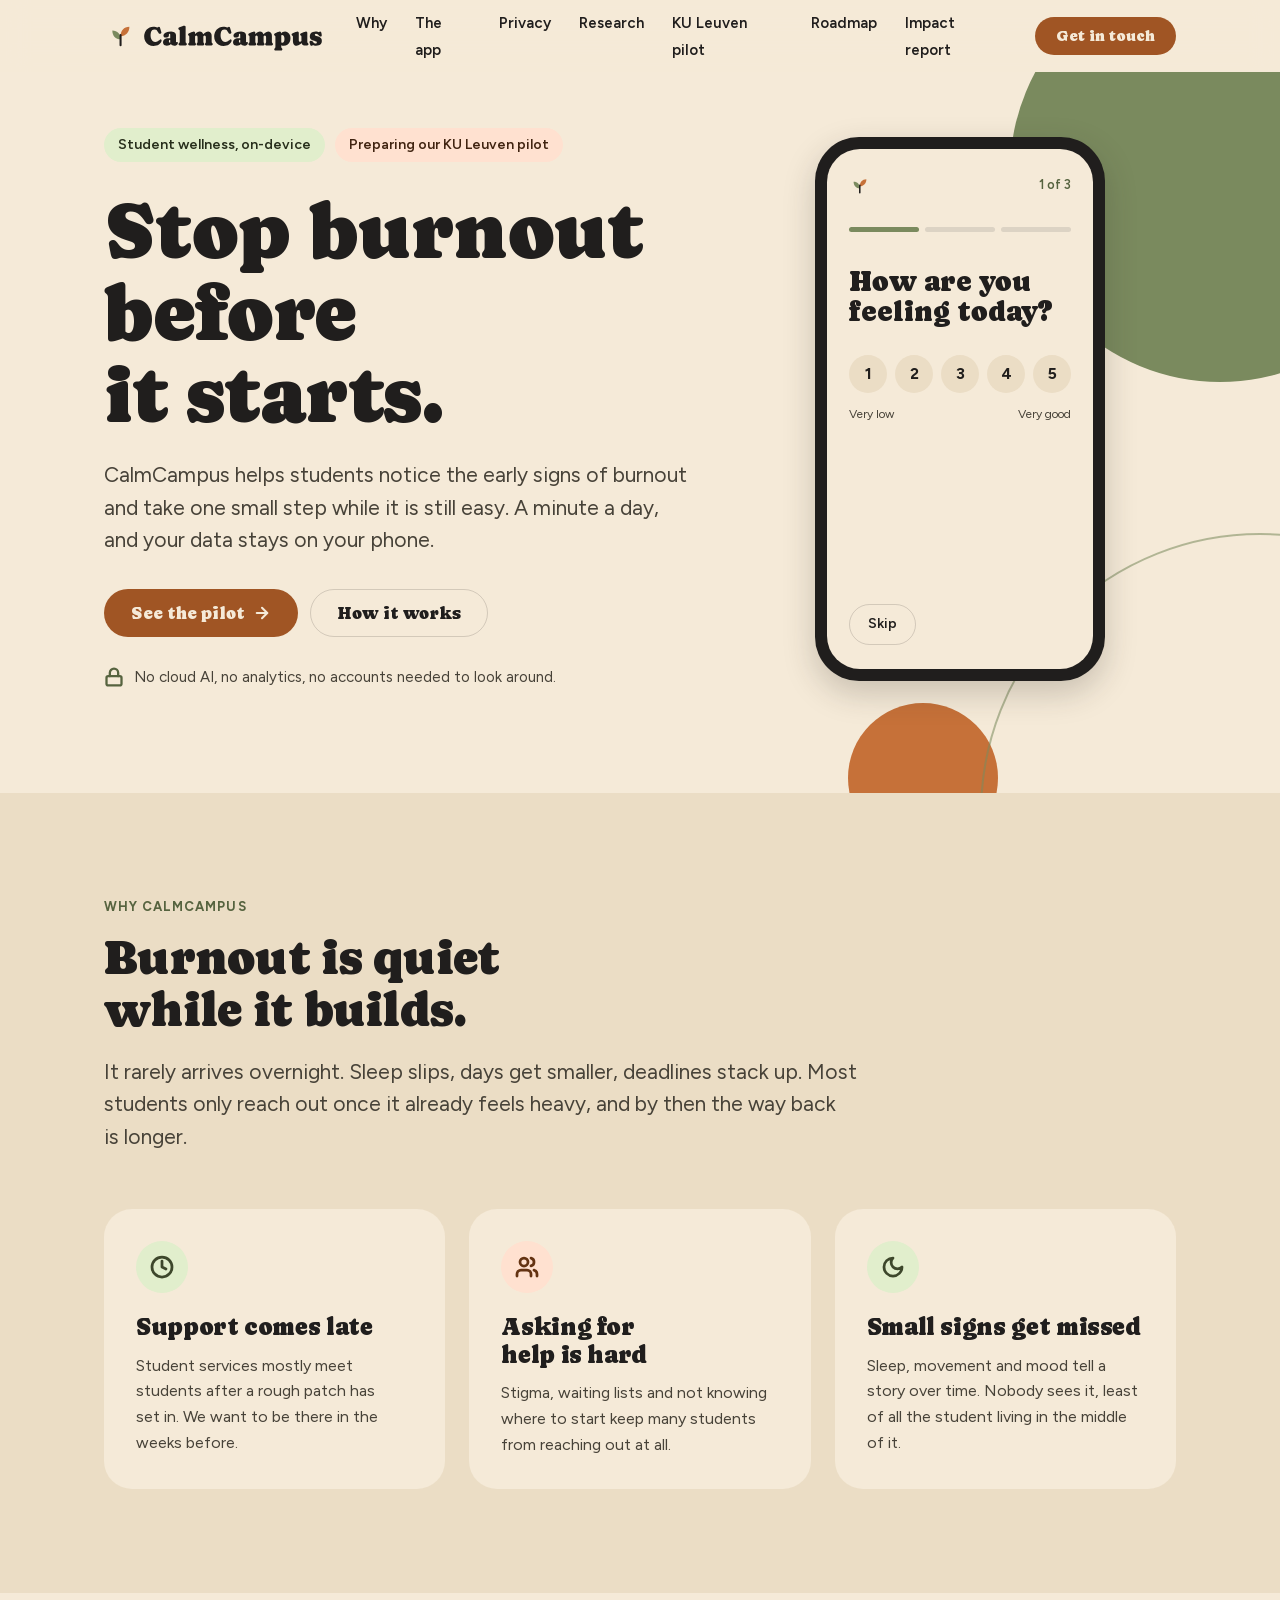
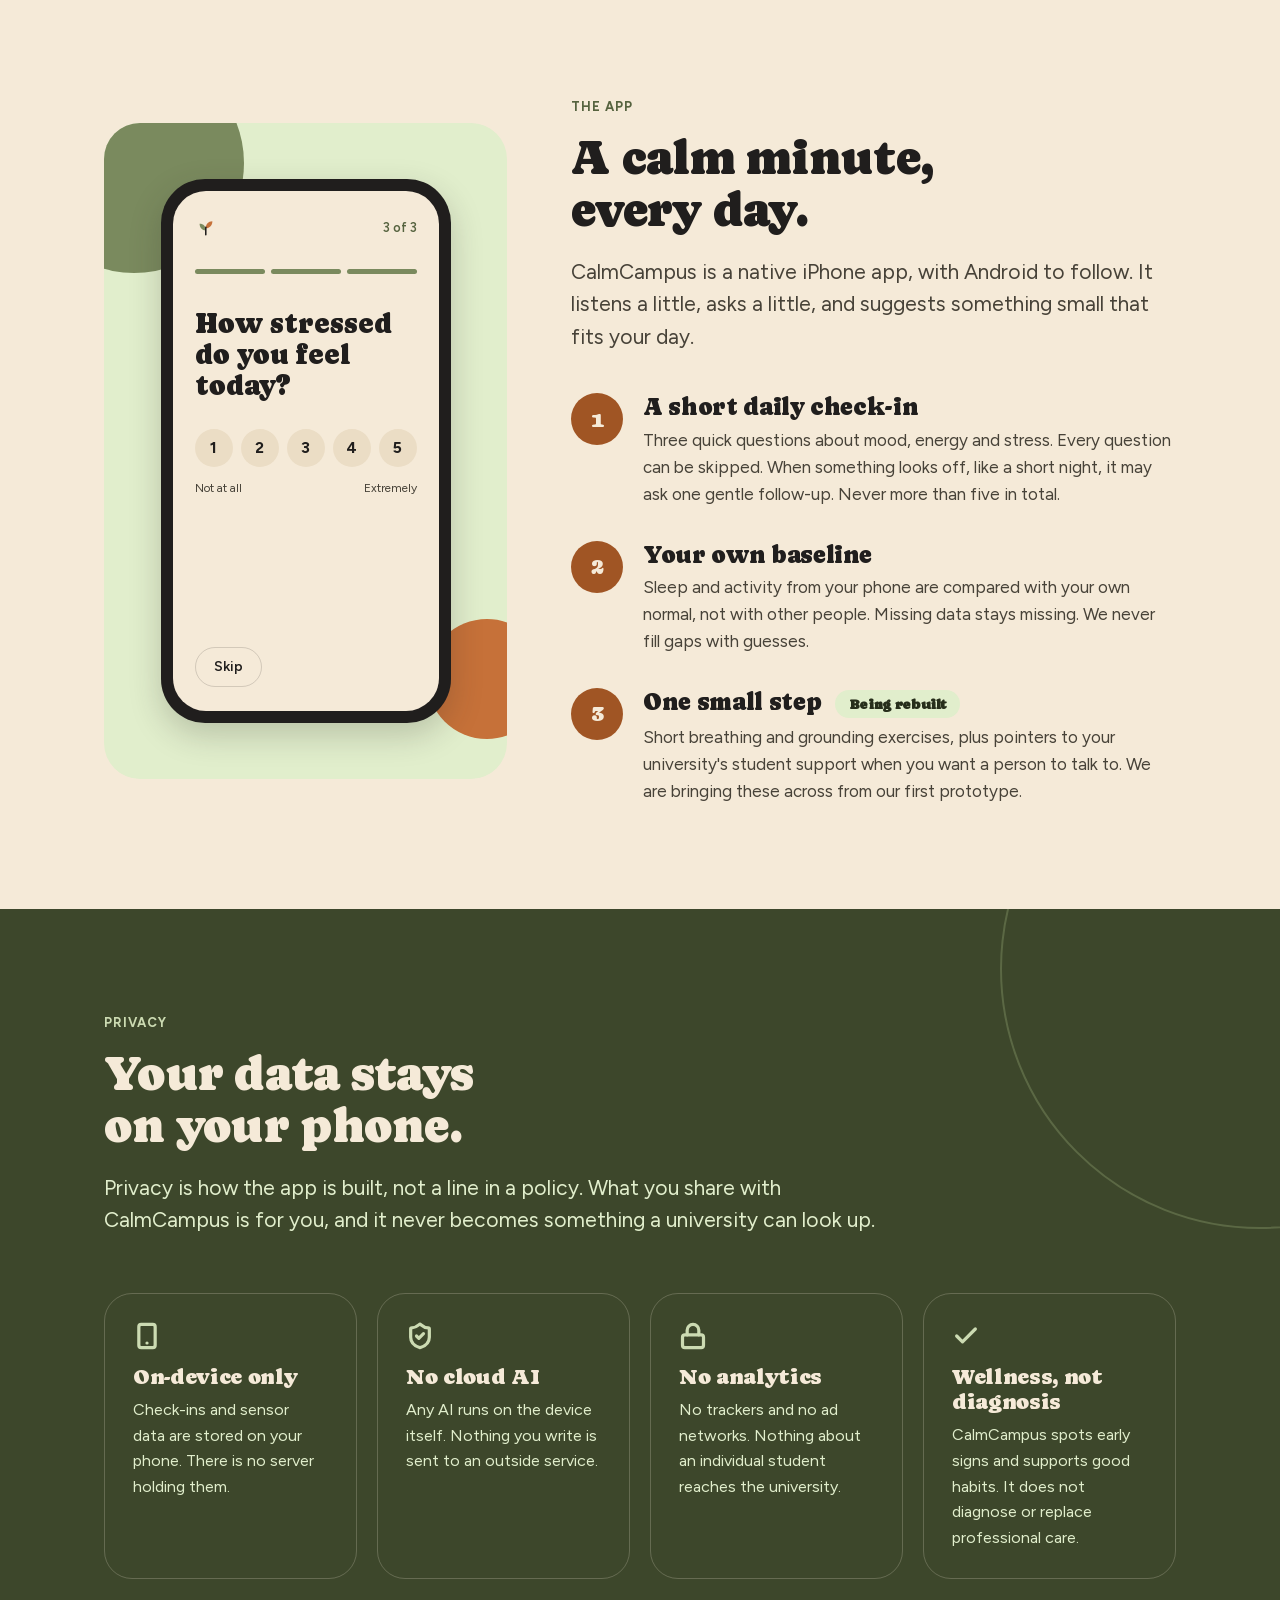
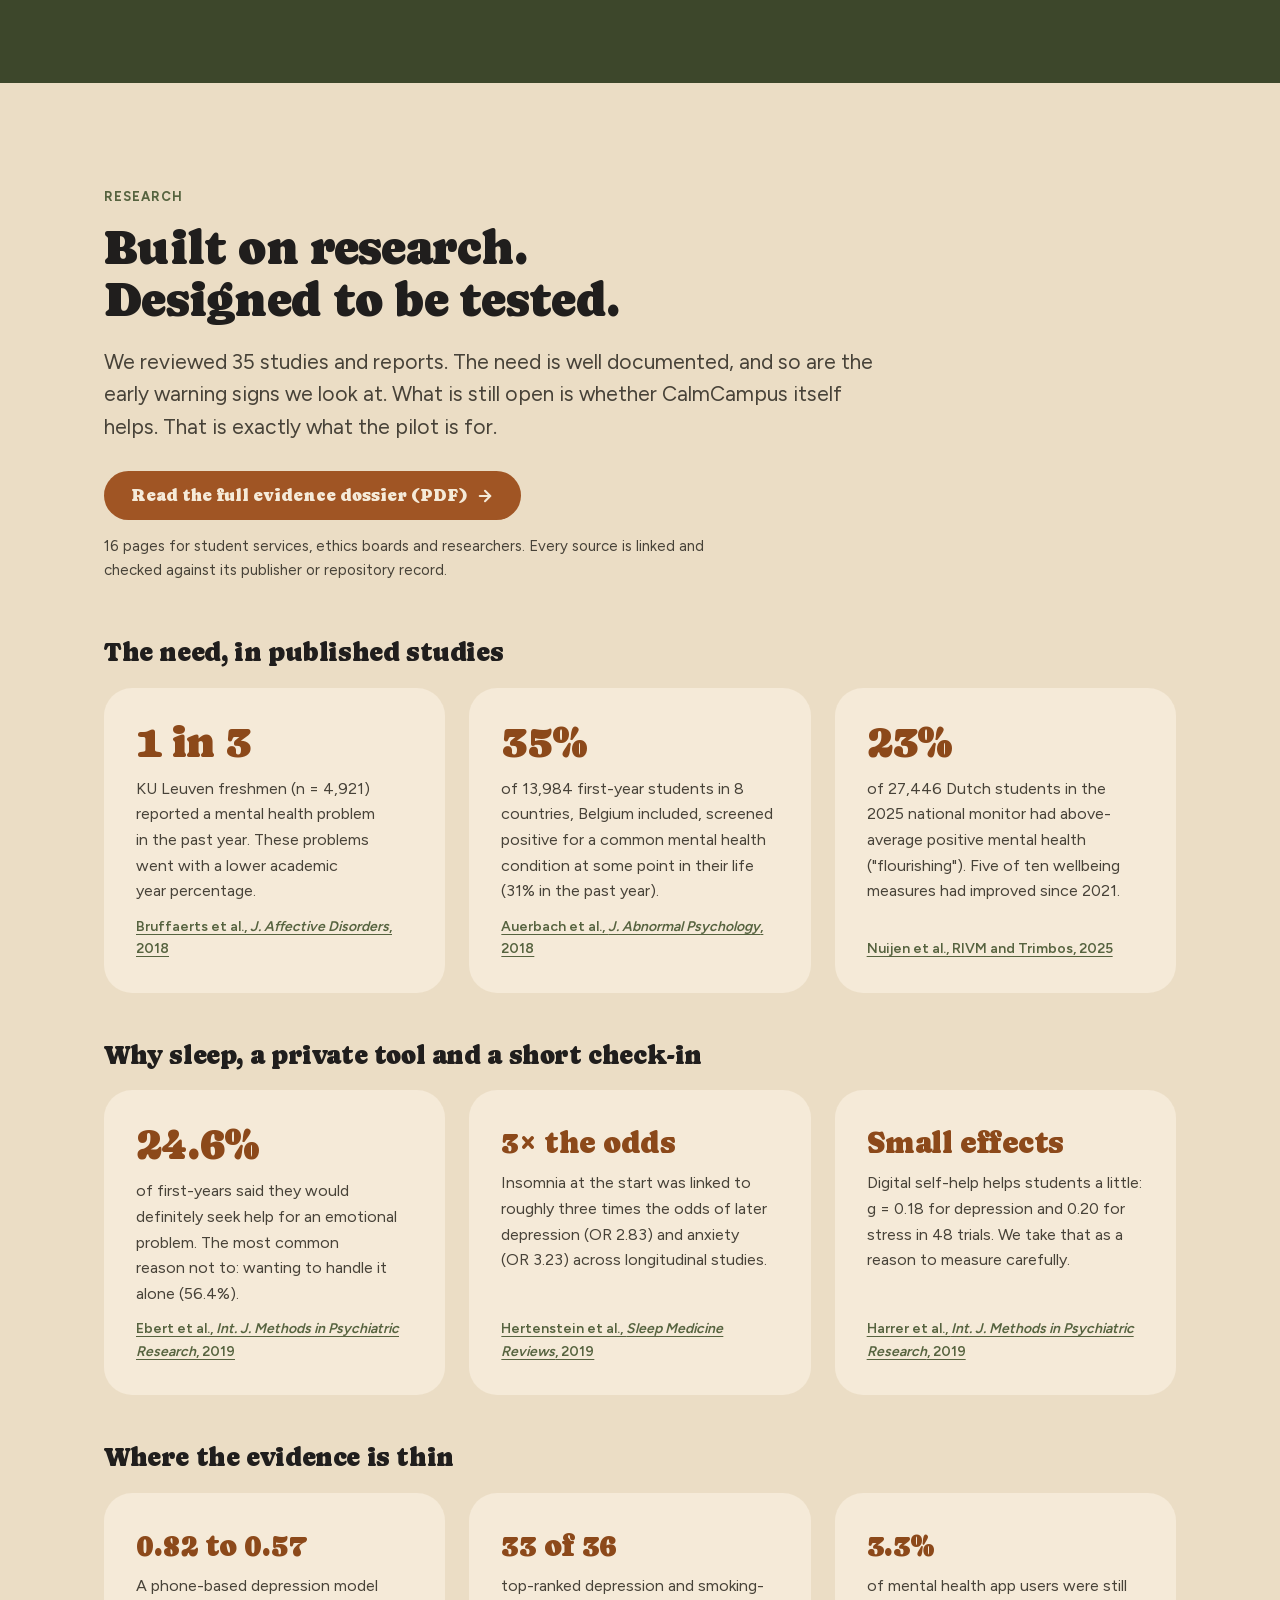
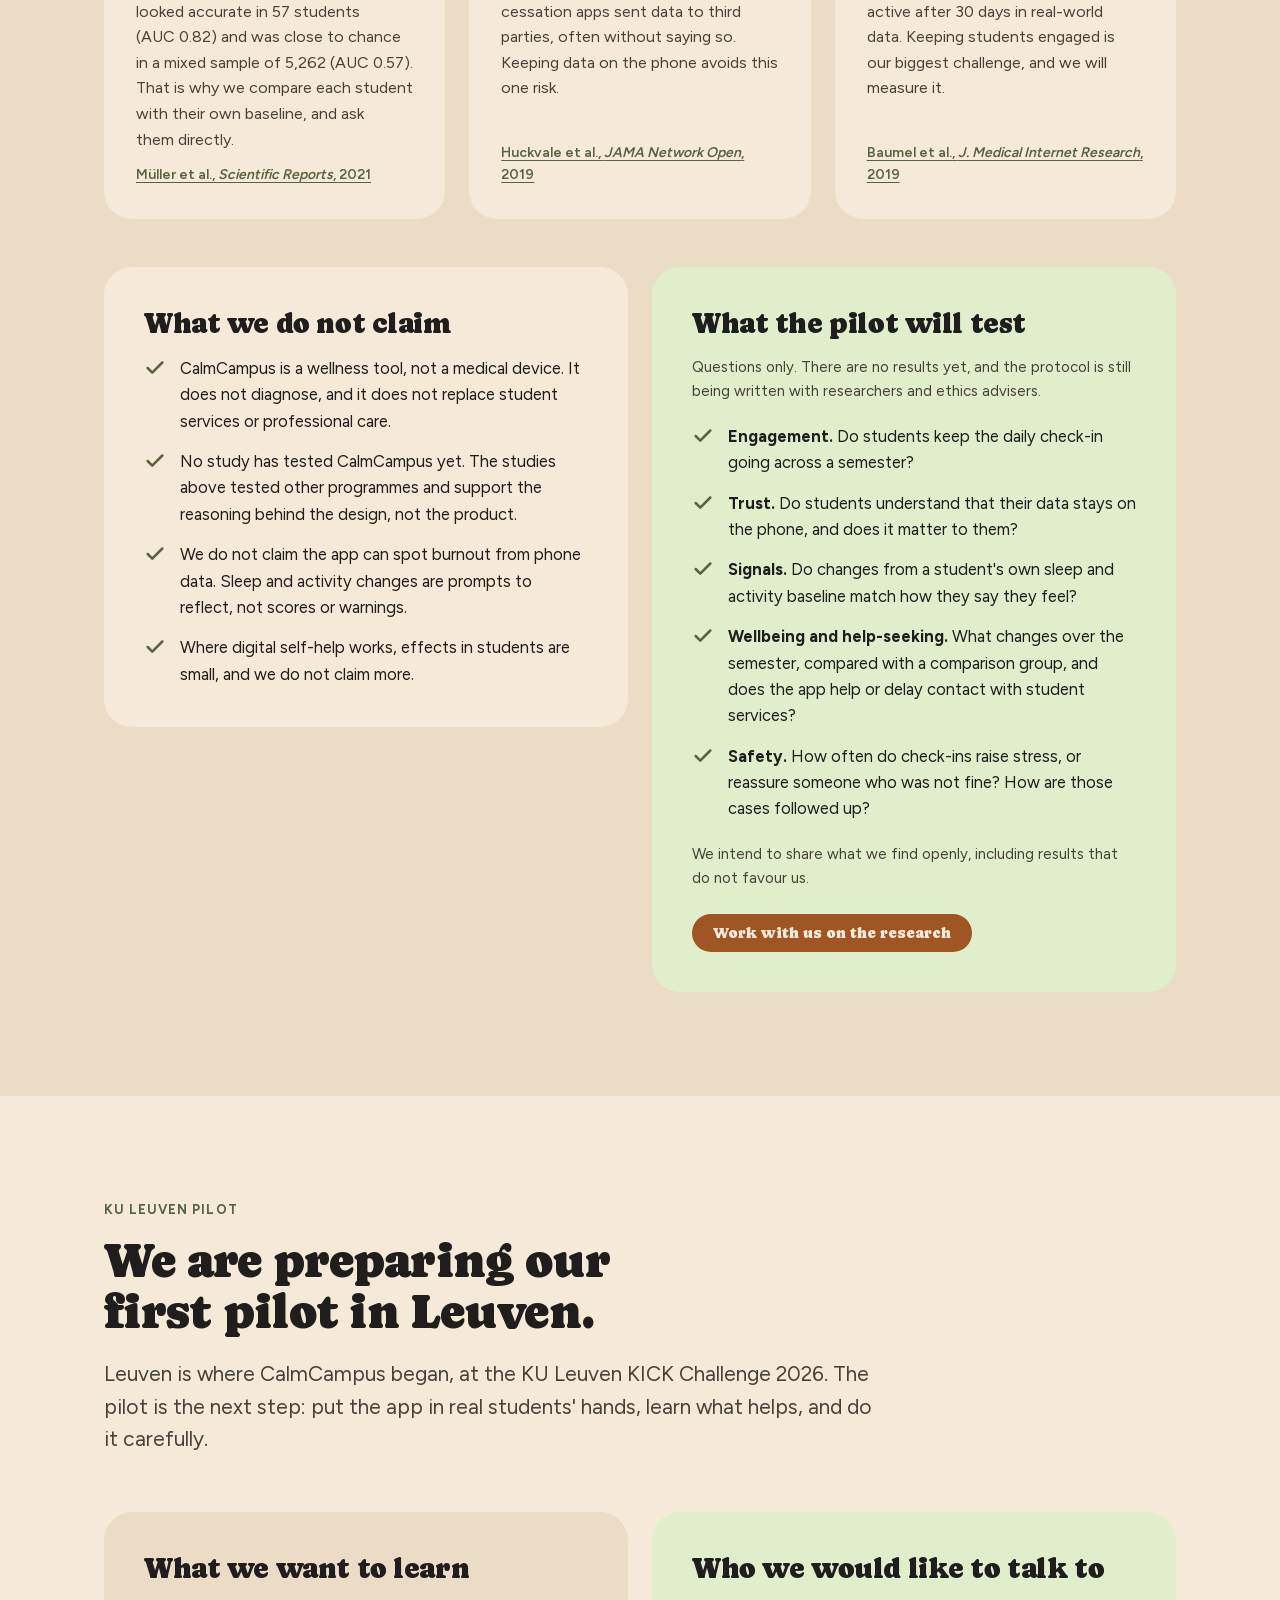
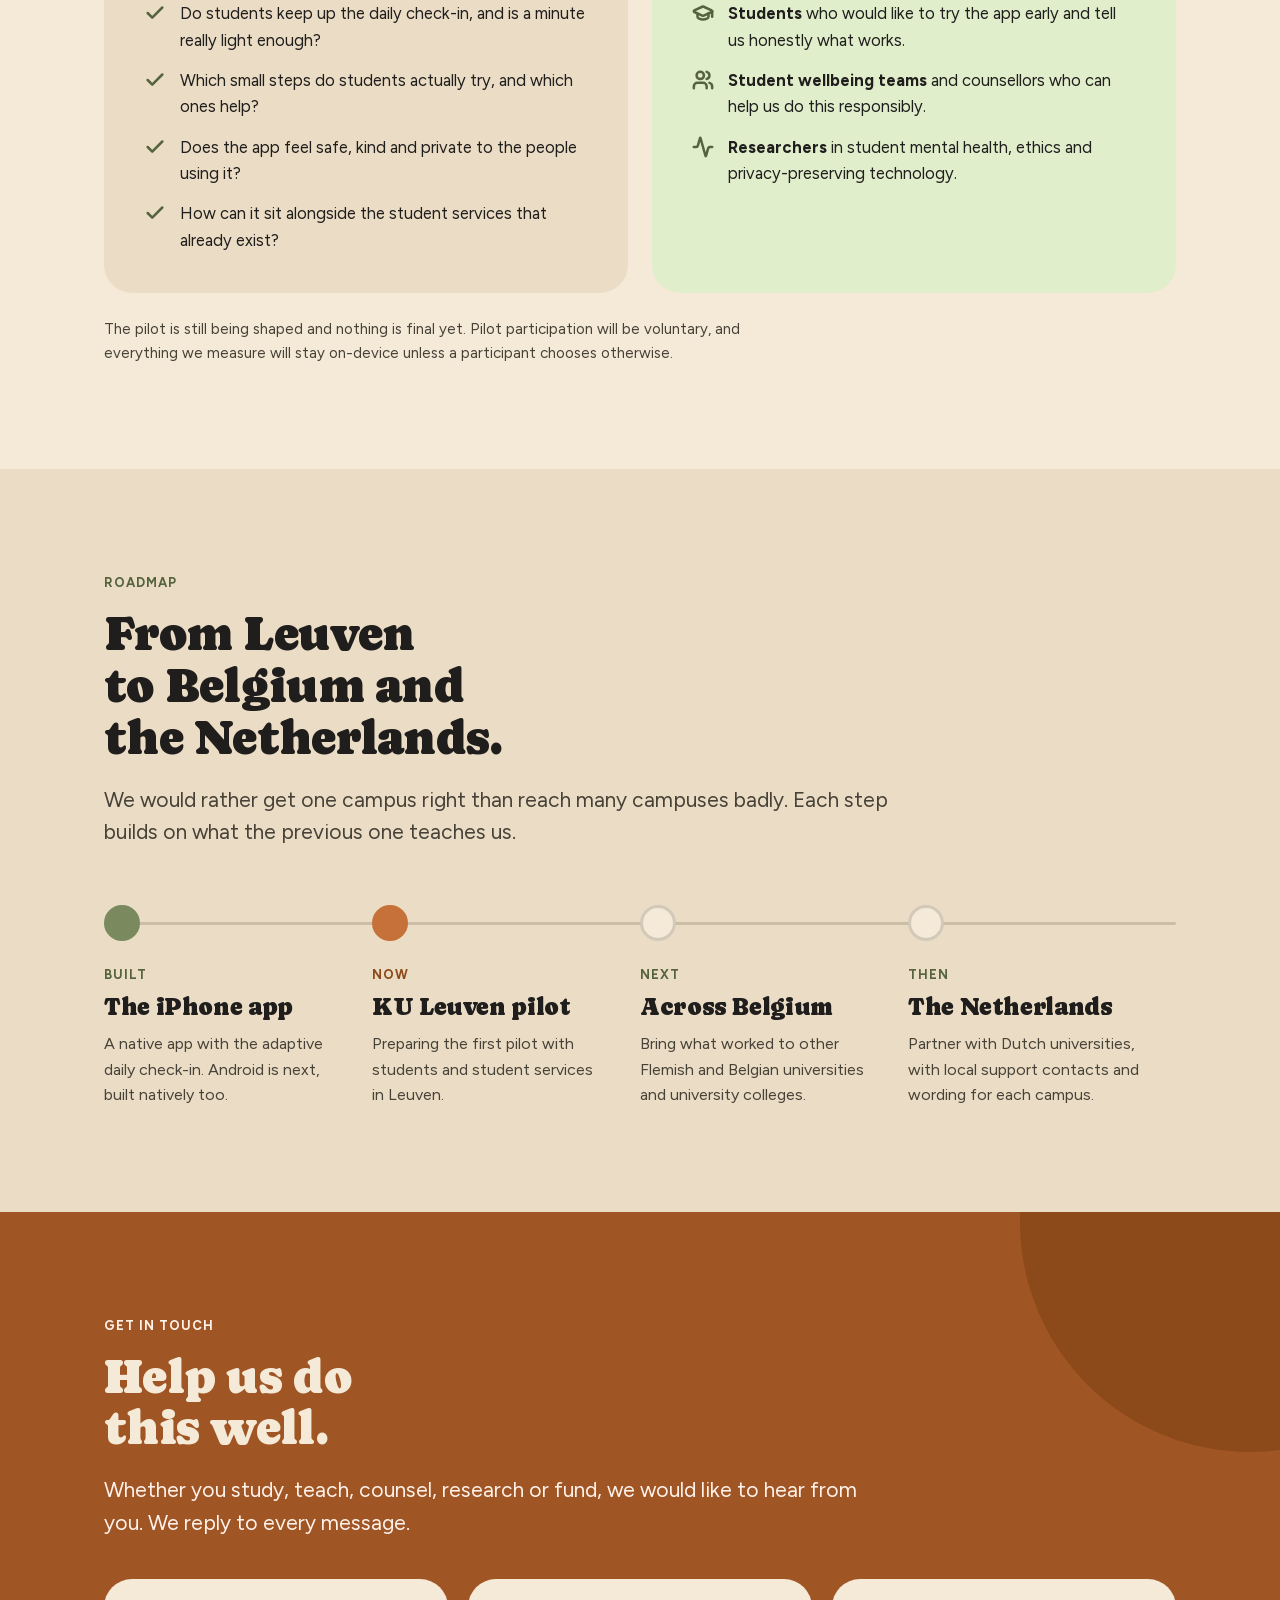
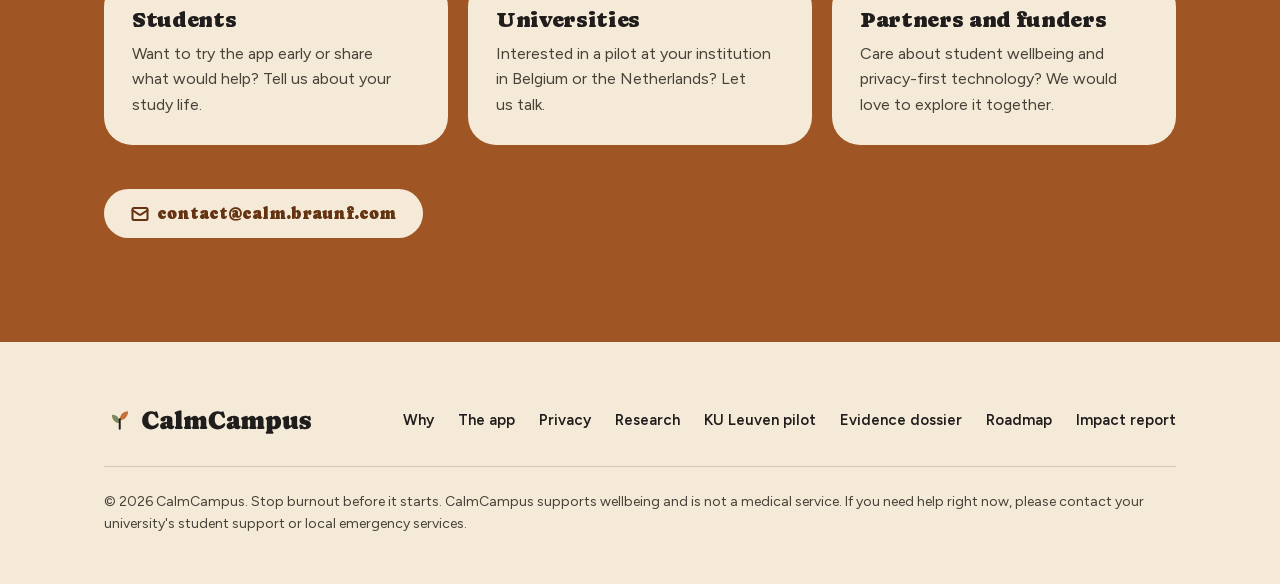
<file: docs/index.html>
<!DOCTYPE html>
<html lang="en">
<head>
  <meta charset="UTF-8">
  <meta name="viewport" content="width=device-width, initial-scale=1.0">
  <title>CalmCampus — Stop burnout before it starts</title>
  <meta name="description" content="CalmCampus helps students notice early signs of burnout and take small steps before things pile up. All data stays on your phone. Preparing a pilot at KU Leuven, then Belgium and the Netherlands.">
  <meta name="theme-color" content="#f5ead8">
  <meta property="og:title" content="CalmCampus — Stop burnout before it starts">
  <meta property="og:description" content="A student wellness app where all data stays on-device. Preparing a pilot at KU Leuven.">
  <meta property="og:type" content="website">
  <meta property="og:image" content="https://cc.braunf.com/assets/og-image.png">
  <meta name="twitter:card" content="summary_large_image">
  <link rel="icon" type="image/png" sizes="32x32" href="assets/brand/first-sprout-favicon-32.png">
  <link rel="icon" type="image/png" sizes="512x512" href="assets/brand/first-sprout-favicon-512.png">
  <link rel="apple-touch-icon" href="assets/brand/first-sprout-app-icon-180.png">
  <link rel="preload" href="assets/fonts/caprasimo-latin.woff2" as="font" type="font/woff2" crossorigin>
  <link rel="stylesheet" href="tokens.css">
  <link rel="stylesheet" href="site.css">
</head>
<body>

  <!-- Lucide icons (stroke 2.75, per brand guide) -->
  <svg width="0" height="0" style="position:absolute" aria-hidden="true">
    <defs>
      <symbol id="i-moon" viewBox="0 0 24 24"><path d="M12 3a6 6 0 0 0 9 9 9 9 0 1 1-9-9Z"/></symbol>
      <symbol id="i-activity" viewBox="0 0 24 24"><path d="M22 12h-2.48a2 2 0 0 0-1.93 1.46l-2.35 8.36a.25.25 0 0 1-.48 0L9.24 2.18a.25.25 0 0 0-.48 0l-2.35 8.36A2 2 0 0 1 4.49 12H2"/></symbol>
      <symbol id="i-lock" viewBox="0 0 24 24"><rect width="18" height="11" x="3" y="11" rx="2" ry="2"/><path d="M7 11V7a5 5 0 0 1 10 0v4"/></symbol>
      <symbol id="i-phone" viewBox="0 0 24 24"><rect width="14" height="20" x="5" y="2" rx="2" ry="2"/><path d="M12 18h.01"/></symbol>
      <symbol id="i-shield" viewBox="0 0 24 24"><path d="M20 13c0 5-3.5 7.5-7.66 8.95a1 1 0 0 1-.67-.01C7.5 20.5 4 18 4 13V6a1 1 0 0 1 1-1c2 0 4.5-1.2 6.24-2.72a1.17 1.17 0 0 1 1.52 0C14.51 3.81 17 5 19 5a1 1 0 0 1 1 1z"/><path d="m9 12 2 2 4-4"/></symbol>
      <symbol id="i-users" viewBox="0 0 24 24"><path d="M16 21v-2a4 4 0 0 0-4-4H6a4 4 0 0 0-4 4v2"/><circle cx="9" cy="7" r="4"/><path d="M22 21v-2a4 4 0 0 0-3-3.87"/><path d="M16 3.13a4 4 0 0 1 0 7.75"/></symbol>
      <symbol id="i-cap" viewBox="0 0 24 24"><path d="M21.42 10.922a1 1 0 0 0-.019-1.838L12.83 5.18a2 2 0 0 0-1.66 0L2.6 9.08a1 1 0 0 0 0 1.832l8.57 3.908a2 2 0 0 0 1.66 0z"/><path d="M22 10v6"/><path d="M6 12.5V16a6 3 0 0 0 12 0v-3.5"/></symbol>
      <symbol id="i-wind" viewBox="0 0 24 24"><path d="M12.8 19.6A2 2 0 1 0 14 16H2"/><path d="M17.5 8a2.5 2.5 0 1 1 2 4H2"/><path d="M9.8 4.4A2 2 0 1 1 11 8H2"/></symbol>
      <symbol id="i-check" viewBox="0 0 24 24"><path d="M20 6 9 17l-5-5"/></symbol>
      <symbol id="i-arrow" viewBox="0 0 24 24"><path d="M5 12h14"/><path d="m12 5 7 7-7 7"/></symbol>
      <symbol id="i-mail" viewBox="0 0 24 24"><rect width="20" height="16" x="2" y="4" rx="2"/><path d="m22 7-8.97 5.7a1.94 1.94 0 0 1-2.06 0L2 7"/></symbol>
      <symbol id="i-clock" viewBox="0 0 24 24"><circle cx="12" cy="12" r="10"/><path d="M12 6v6l4 2"/></symbol>
    </defs>
  </svg>

  <!-- ── Nav ─────────────────────────────────────────────────────────────── -->
  <header class="nav">
    <div class="wrap nav-inner">
      <a href="#" class="nav-logo" aria-label="CalmCampus home">
        <img src="assets/brand/first-sprout-horizontal-color.svg" alt="CalmCampus" width="222" height="34">
      </a>
      <button class="nav-toggle" type="button" aria-expanded="false" aria-controls="menu" aria-label="Open menu"><svg class="ico" viewBox="0 0 24 24" aria-hidden="true"><path class="l1" d="M4 7h16"/><path class="l2" d="M4 12h16"/><path class="l3" d="M4 17h16"/></svg></button>
      <ul class="nav-links" id="menu">
        <li><a href="#why">Why</a></li>
        <li><a href="#app">The app</a></li>
        <li><a href="#privacy">Privacy</a></li>
        <li><a href="#research">Research</a></li>
        <li><a href="#pilot">KU Leuven pilot</a></li>
        <li><a href="#roadmap">Roadmap</a></li>
        <li><a href="report.html">Impact report</a></li>
      </ul>
      <a href="#contact" class="btn btn-primary btn-sm">Get in touch</a>
    </div>
  </header>

  <main>
  <!-- ── Hero ────────────────────────────────────────────────────────────── -->
  <section class="hero">
    <div class="circle circle-sage c1" aria-hidden="true"></div>
    <div class="circle circle-terra c2" aria-hidden="true"></div>
    <div class="circle circle-ring c3" aria-hidden="true"></div>
    <div class="wrap hero-grid">
      <div>
        <div class="hero-tags">
          <span class="tag tag-sage">Student wellness, on-device</span>
          <span class="tag tag-terra">Preparing our KU Leuven pilot</span>
        </div>
        <h1>Stop burnout before it starts.</h1>
        <p class="lead">CalmCampus helps students notice the early signs of burnout and take one small step while it is still easy. A minute a day, and your data stays on your phone.</p>
        <div class="hero-ctas">
          <a href="#pilot" class="btn btn-primary">See the pilot <svg class="ico" aria-hidden="true"><use href="#i-arrow"/></svg></a>
          <a href="#app" class="btn btn-secondary">How it works</a>
        </div>
        <p class="hero-note">
          <svg class="ico" aria-hidden="true"><use href="#i-lock"/></svg>
          No cloud AI, no analytics, no accounts needed to look around.
        </p>
      </div>

      <div class="hero-visual">
        <div class="phone" role="img" aria-label="The CalmCampus daily check-in asking: How are you feeling today?">
          <div class="phone-screen">
            <div class="phone-top">
              <img src="assets/brand/first-sprout-mark-color.svg" alt="" width="22" height="22">
              <span class="phone-step">1 of 3</span>
            </div>
            <div class="phone-progress"><i></i><i></i><i></i></div>
            <div class="phone-q">How are you feeling today?</div>
            <div class="phone-scale"><span>1</span><span>2</span><span>3</span><span>4</span><span>5</span></div>
            <div class="phone-labels"><span>Very low</span><span>Very good</span></div>
            <div class="phone-skip">Skip</div>
          </div>
        </div>
      </div>
    </div>
  </section>

  <!-- ── Why ─────────────────────────────────────────────────────────────── -->
  <section class="section section-sand" id="why">
    <div class="wrap">
      <div class="section-head">
        <div class="label">Why CalmCampus</div>
        <h2>Burnout is quiet while it builds.</h2>
        <p class="lead">It rarely arrives overnight. Sleep slips, days get smaller, deadlines stack up. Most students only reach out once it already feels heavy, and by then the way back is longer.</p>
      </div>
      <div class="cards">
        <div class="card">
          <div class="icon"><svg class="ico" aria-hidden="true"><use href="#i-clock"/></svg></div>
          <h3>Support comes late</h3>
          <p>Student services mostly meet students after a rough patch has set in. We want to be there in the weeks before.</p>
        </div>
        <div class="card">
          <div class="icon terra"><svg class="ico" aria-hidden="true"><use href="#i-users"/></svg></div>
          <h3>Asking for help is hard</h3>
          <p>Stigma, waiting lists and not knowing where to start keep many students from reaching out at all.</p>
        </div>
        <div class="card">
          <div class="icon"><svg class="ico" aria-hidden="true"><use href="#i-moon"/></svg></div>
          <h3>Small signs get missed</h3>
          <p>Sleep, movement and mood tell a story over time. Nobody sees it, least of all the student living in the middle of it.</p>
        </div>
      </div>
    </div>
  </section>

  <!-- ── App ─────────────────────────────────────────────────────────────── -->
  <section class="section" id="app">
    <div class="wrap product-grid">
      <div class="product-stage" aria-hidden="true">
        <div class="circle circle-sage c1"></div>
        <div class="circle circle-terra c2"></div>
        <div class="phone">
          <div class="phone-screen">
            <div class="phone-top">
              <img src="assets/brand/first-sprout-mark-color.svg" alt="" width="22" height="22">
              <span class="phone-step">3 of 3</span>
            </div>
            <div class="phone-progress"><i style="background:var(--sage)"></i><i style="background:var(--sage)"></i><i style="background:var(--sage)"></i></div>
            <div class="phone-q">How stressed do you feel today?</div>
            <div class="phone-scale"><span>1</span><span>2</span><span>3</span><span>4</span><span>5</span></div>
            <div class="phone-labels"><span>Not at all</span><span>Extremely</span></div>
            <div class="phone-skip">Skip</div>
          </div>
        </div>
      </div>

      <div>
        <div class="label">The app</div>
        <h2 style="margin-bottom:20px">A calm minute, every day.</h2>
        <p class="lead" style="margin-bottom:40px">CalmCampus is a native iPhone app, with Android to follow. It listens a little, asks a little, and suggests something small that fits your day.</p>
        <ol class="steps">
          <li>
            <div>
              <h3>A short daily check-in</h3>
              <p>Three quick questions about mood, energy and stress. Every question can be skipped. When something looks off, like a short night, it may ask one gentle follow-up. Never more than five in total.</p>
            </div>
          </li>
          <li>
            <div>
              <h3>Your own baseline</h3>
              <p>Sleep and activity from your phone are compared with your own normal, not with other people. Missing data stays missing. We never fill gaps with guesses.</p>
            </div>
          </li>
          <li>
            <div>
              <h3>One small step <span class="tag tag-sage badge-soon">Being rebuilt</span></h3>
              <p>Short breathing and grounding exercises, plus pointers to your university's student support when you want a person to talk to. We are bringing these across from our first prototype.</p>
            </div>
          </li>
        </ol>
      </div>
    </div>
  </section>

  <!-- ── Privacy ─────────────────────────────────────────────────────────── -->
  <section class="section section-dark" id="privacy">
    <div class="circle circle-ring c1" aria-hidden="true"></div>
    <div class="wrap">
      <div class="section-head">
        <div class="label">Privacy</div>
        <h2>Your data stays on your phone.</h2>
        <p class="lead">Privacy is how the app is built, not a line in a policy. What you share with CalmCampus is for you, and it never becomes something a university can look up.</p>
      </div>
      <div class="privacy-grid">
        <div class="privacy-item">
          <svg class="ico" aria-hidden="true"><use href="#i-phone"/></svg>
          <h3>On-device only</h3>
          <p>Check-ins and sensor data are stored on your phone. There is no server holding them.</p>
        </div>
        <div class="privacy-item">
          <svg class="ico" aria-hidden="true"><use href="#i-shield"/></svg>
          <h3>No cloud AI</h3>
          <p>Any AI runs on the device itself. Nothing you write is sent to an outside service.</p>
        </div>
        <div class="privacy-item">
          <svg class="ico" aria-hidden="true"><use href="#i-lock"/></svg>
          <h3>No analytics</h3>
          <p>No trackers and no ad networks. Nothing about an individual student reaches the university.</p>
        </div>
        <div class="privacy-item">
          <svg class="ico" aria-hidden="true"><use href="#i-check"/></svg>
          <h3>Wellness, not diagnosis</h3>
          <p>CalmCampus spots early signs and supports good habits. It does not diagnose or replace professional care.</p>
        </div>
      </div>
    </div>
  </section>

  <!-- ── Research ────────────────────────────────────────────────────────── -->
  <section class="section section-sand" id="research">
    <div class="wrap">
      <div class="section-head">
        <div class="label">Research</div>
        <h2>Built on research. Designed to be tested.</h2>
        <p class="lead">We reviewed 35 studies and reports. The need is well documented, and so are the early warning signs we look at. What is still open is whether CalmCampus itself helps. That is exactly what the pilot is for.</p>
        <a href="https://drive.google.com/file/d/1UN6VqGYSGna2Hcbdo8EwCFRiy_1UcfHb/view?usp=sharing" class="btn btn-primary dossier-btn" target="_blank" rel="noopener">Read the full evidence dossier (PDF) <svg class="ico" aria-hidden="true"><use href="#i-arrow"/></svg></a>
        <p class="dossier-meta">16 pages for student services, ethics boards and researchers. Every source is linked and checked against its publisher or repository record.</p>
      </div>

      <h3 class="sub">The need, in published studies</h3>
      <div class="evidence">
        <article class="ev">
          <div class="ev-stat">1 in 3</div>
          <p>KU Leuven freshmen (n&nbsp;=&nbsp;4,921) reported a mental health problem in the past year. These problems went with a lower academic year percentage.</p>
          <a class="ev-cite" href="https://doi.org/10.1016/j.jad.2017.07.044" target="_blank" rel="noopener">Bruffaerts et al., <em>J. Affective Disorders</em>, 2018</a>
        </article>
        <article class="ev">
          <div class="ev-stat">35%</div>
          <p>of 13,984 first-year students in 8 countries, Belgium included, screened positive for a common mental health condition at some point in their life (31% in the past year).</p>
          <a class="ev-cite" href="https://doi.org/10.1037/abn0000362" target="_blank" rel="noopener">Auerbach et al., <em>J. Abnormal Psychology</em>, 2018</a>
        </article>
        <article class="ev">
          <div class="ev-stat">23%</div>
          <p>of 27,446 Dutch students in the 2025 national monitor had above-average positive mental health ("flourishing"). Five of ten wellbeing measures had improved since 2021.</p>
          <a class="ev-cite" href="https://www.rivm.nl/publicaties/monitor-mentale-gezondheid-en-middelengebruik-studenten-hbo-en-wo-2025" target="_blank" rel="noopener">Nuijen et al., RIVM and Trimbos, 2025</a>
        </article>
      </div>

      <h3 class="sub">Why sleep, a private tool and a short check-in</h3>
      <div class="evidence">
        <article class="ev">
          <div class="ev-stat">24.6%</div>
          <p>of first-years said they would definitely seek help for an emotional problem. The most common reason not to: wanting to handle it alone (56.4%).</p>
          <a class="ev-cite" href="https://doi.org/10.1002/mpr.1782" target="_blank" rel="noopener">Ebert et al., <em>Int. J. Methods in Psychiatric Research</em>, 2019</a>
        </article>
        <article class="ev">
          <div class="ev-stat ev-word">3&times; the odds</div>
          <p>Insomnia at the start was linked to roughly three times the odds of later depression (OR&nbsp;2.83) and anxiety (OR&nbsp;3.23) across longitudinal studies.</p>
          <a class="ev-cite" href="https://doi.org/10.1016/j.smrv.2018.10.006" target="_blank" rel="noopener">Hertenstein et al., <em>Sleep Medicine Reviews</em>, 2019</a>
        </article>
        <article class="ev">
          <div class="ev-stat ev-word">Small effects</div>
          <p>Digital self-help helps students a little: g&nbsp;=&nbsp;0.18 for depression and 0.20 for stress in 48 trials. We take that as a reason to measure carefully.</p>
          <a class="ev-cite" href="https://doi.org/10.1002/mpr.1759" target="_blank" rel="noopener">Harrer et al., <em>Int. J. Methods in Psychiatric Research</em>, 2019</a>
        </article>
      </div>

      <h3 class="sub">Where the evidence is thin</h3>
      <div class="evidence">
        <article class="ev">
          <div class="ev-stat ev-word">0.82 to 0.57</div>
          <p>A phone-based depression model looked accurate in 57 students (AUC&nbsp;0.82) and was close to chance in a mixed sample of 5,262 (AUC&nbsp;0.57). That is why we compare each student with their own baseline, and ask them directly.</p>
          <a class="ev-cite" href="https://doi.org/10.1038/s41598-021-93087-x" target="_blank" rel="noopener">M&uuml;ller et al., <em>Scientific Reports</em>, 2021</a>
        </article>
        <article class="ev">
          <div class="ev-stat ev-word">33 of 36</div>
          <p>top-ranked depression and smoking-cessation apps sent data to third parties, often without saying so. Keeping data on the phone avoids this one risk.</p>
          <a class="ev-cite" href="https://doi.org/10.1001/jamanetworkopen.2019.2542" target="_blank" rel="noopener">Huckvale et al., <em>JAMA Network Open</em>, 2019</a>
        </article>
        <article class="ev">
          <div class="ev-stat ev-word">3.3%</div>
          <p>of mental health app users were still active after 30 days in real-world data. Keeping students engaged is our biggest challenge, and we will measure it.</p>
          <a class="ev-cite" href="https://doi.org/10.2196/14567" target="_blank" rel="noopener">Baumel et al., <em>J. Medical Internet Research</em>, 2019</a>
        </article>
      </div>

      <div class="pilot-grid claims">
        <div class="panel">
          <h3>What we do not claim</h3>
          <ul>
            <li><svg class="ico" aria-hidden="true"><use href="#i-check"/></svg><span>CalmCampus is a wellness tool, not a medical device. It does not diagnose, and it does not replace student services or professional care.</span></li>
            <li><svg class="ico" aria-hidden="true"><use href="#i-check"/></svg><span>No study has tested CalmCampus yet. The studies above tested other programmes and support the reasoning behind the design, not the product.</span></li>
            <li><svg class="ico" aria-hidden="true"><use href="#i-check"/></svg><span>We do not claim the app can spot burnout from phone data. Sleep and activity changes are prompts to reflect, not scores or warnings.</span></li>
            <li><svg class="ico" aria-hidden="true"><use href="#i-check"/></svg><span>Where digital self-help works, effects in students are small, and we do not claim more.</span></li>
          </ul>
        </div>
        <div class="panel research-plan">
          <h3>What the pilot will test</h3>
          <p class="plan-note">Questions only. There are no results yet, and the protocol is still being written with researchers and ethics advisers.</p>
          <ul>
            <li><svg class="ico" aria-hidden="true"><use href="#i-check"/></svg><span><strong>Engagement.</strong> Do students keep the daily check-in going across a semester?</span></li>
            <li><svg class="ico" aria-hidden="true"><use href="#i-check"/></svg><span><strong>Trust.</strong> Do students understand that their data stays on the phone, and does it matter to them?</span></li>
            <li><svg class="ico" aria-hidden="true"><use href="#i-check"/></svg><span><strong>Signals.</strong> Do changes from a student's own sleep and activity baseline match how they say they feel?</span></li>
            <li><svg class="ico" aria-hidden="true"><use href="#i-check"/></svg><span><strong>Wellbeing and help-seeking.</strong> What changes over the semester, compared with a comparison group, and does the app help or delay contact with student services?</span></li>
            <li><svg class="ico" aria-hidden="true"><use href="#i-check"/></svg><span><strong>Safety.</strong> How often do check-ins raise stress, or reassure someone who was not fine? How are those cases followed up?</span></li>
          </ul>
          <p class="plan-note">We intend to share what we find openly, including results that do not favour us.</p>
          <a href="#contact" class="btn btn-primary btn-sm">Work with us on the research</a>
        </div>
      </div>
    </div>
  </section>

  <!-- ── Pilot ───────────────────────────────────────────────────────────── -->
  <section class="section" id="pilot">
    <div class="wrap">
      <div class="section-head">
        <div class="label">KU Leuven pilot</div>
        <h2>We are preparing our first pilot in Leuven.</h2>
        <p class="lead">Leuven is where CalmCampus began, at the KU Leuven KICK Challenge 2026. The pilot is the next step: put the app in real students' hands, learn what helps, and do it carefully.</p>
      </div>
      <div class="pilot-grid">
        <div class="panel">
          <h3>What we want to learn</h3>
          <ul>
            <li><svg class="ico" aria-hidden="true"><use href="#i-check"/></svg><span>Do students keep up the daily check-in, and is a minute really light enough?</span></li>
            <li><svg class="ico" aria-hidden="true"><use href="#i-check"/></svg><span>Which small steps do students actually try, and which ones help?</span></li>
            <li><svg class="ico" aria-hidden="true"><use href="#i-check"/></svg><span>Does the app feel safe, kind and private to the people using it?</span></li>
            <li><svg class="ico" aria-hidden="true"><use href="#i-check"/></svg><span>How can it sit alongside the student services that already exist?</span></li>
          </ul>
        </div>
        <div class="panel panel-sage">
          <h3>Who we would like to talk to</h3>
          <ul>
            <li><svg class="ico" aria-hidden="true"><use href="#i-cap"/></svg><span><strong>Students</strong> who would like to try the app early and tell us honestly what works.</span></li>
            <li><svg class="ico" aria-hidden="true"><use href="#i-users"/></svg><span><strong>Student wellbeing teams</strong> and counsellors who can help us do this responsibly.</span></li>
            <li><svg class="ico" aria-hidden="true"><use href="#i-activity"/></svg><span><strong>Researchers</strong> in student mental health, ethics and privacy-preserving technology.</span></li>
          </ul>
        </div>
      </div>
      <p class="pilot-foot">The pilot is still being shaped and nothing is final yet. Pilot participation will be voluntary, and everything we measure will stay on-device unless a participant chooses otherwise.</p>
    </div>
  </section>

  <!-- ── Roadmap ─────────────────────────────────────────────────────────── -->
  <section class="section section-sand" id="roadmap">
    <div class="wrap">
      <div class="section-head">
        <div class="label">Roadmap</div>
        <h2>From Leuven to Belgium and the Netherlands.</h2>
        <p class="lead">We would rather get one campus right than reach many campuses badly. Each step builds on what the previous one teaches us.</p>
      </div>
      <div class="road">
        <div class="stop done">
          <div class="stop-dot"></div>
          <div class="stop-when">Built</div>
          <h3>The iPhone app</h3>
          <p>A native app with the adaptive daily check-in. Android is next, built natively too.</p>
        </div>
        <div class="stop now">
          <div class="stop-dot"></div>
          <div class="stop-when">Now</div>
          <h3>KU Leuven pilot</h3>
          <p>Preparing the first pilot with students and student services in Leuven.</p>
        </div>
        <div class="stop">
          <div class="stop-dot"></div>
          <div class="stop-when">Next</div>
          <h3>Across Belgium</h3>
          <p>Bring what worked to other Flemish and Belgian universities and university colleges.</p>
        </div>
        <div class="stop">
          <div class="stop-dot"></div>
          <div class="stop-when">Then</div>
          <h3>The Netherlands</h3>
          <p>Partner with Dutch universities, with local support contacts and wording for each campus.</p>
        </div>
      </div>
    </div>
  </section>

  <!-- ── Contact ─────────────────────────────────────────────────────────── -->
  <section class="section contact" id="contact">
    <div class="circle c1" aria-hidden="true"></div>
    <div class="wrap">
      <div class="label">Get in touch</div>
      <h2>Help us do this well.</h2>
      <p class="lead">Whether you study, teach, counsel, research or fund, we would like to hear from you. We reply to every message.</p>
      <div class="contact-cards">
        <div class="contact-card">
          <h3>Students</h3>
          <p>Want to try the app early or share what would help? Tell us about your study life.</p>
        </div>
        <div class="contact-card">
          <h3>Universities</h3>
          <p>Interested in a pilot at your institution in Belgium or the Netherlands? Let us talk.</p>
        </div>
        <div class="contact-card">
          <h3>Partners and funders</h3>
          <p>Care about student wellbeing and privacy-first technology? We would love to explore it together.</p>
        </div>
      </div>
      <a href="mailto:contact@calm.braunf.com" class="btn btn-cream">
        <svg class="ico" aria-hidden="true"><use href="#i-mail"/></svg> contact@calm.braunf.com
      </a>
    </div>
  </section>
  </main>

  <!-- ── Footer ──────────────────────────────────────────────────────────── -->
  <footer class="footer">
    <div class="wrap footer-inner">
      <img src="assets/brand/first-sprout-horizontal-color.svg" alt="CalmCampus" width="222" height="34">
      <nav class="footer-links" aria-label="Footer">
        <a href="#why">Why</a>
        <a href="#app">The app</a>
        <a href="#privacy">Privacy</a>
        <a href="#research">Research</a>
        <a href="#pilot">KU Leuven pilot</a>
        <a href="https://drive.google.com/file/d/1UN6VqGYSGna2Hcbdo8EwCFRiy_1UcfHb/view?usp=sharing" target="_blank" rel="noopener">Evidence dossier</a>
        <a href="#roadmap">Roadmap</a>
        <a href="report.html">Impact report</a>
      </nav>
      <p class="footer-copy">© 2026 CalmCampus. Stop burnout before it starts. CalmCampus supports wellbeing and is not a medical service. If you need help right now, please contact your university's student support or local emergency services.</p>
    </div>
  </footer>

<script>
  (function () {
    var btn = document.querySelector(".nav-toggle"), nav = document.querySelector(".nav");
    if (!btn) return;
    function set(open) {
      nav.classList.toggle("open", open);
      btn.setAttribute("aria-expanded", open);
      btn.setAttribute("aria-label", open ? "Close menu" : "Open menu");
    }
    btn.addEventListener("click", function () { set(!nav.classList.contains("open")); });
    document.querySelectorAll(".nav-links a").forEach(function (a) { a.addEventListener("click", function () { set(false); }); });
    document.addEventListener("keydown", function (e) { if (e.key === "Escape") set(false); });
  })();
  </script>
</body>
</html>
</file>
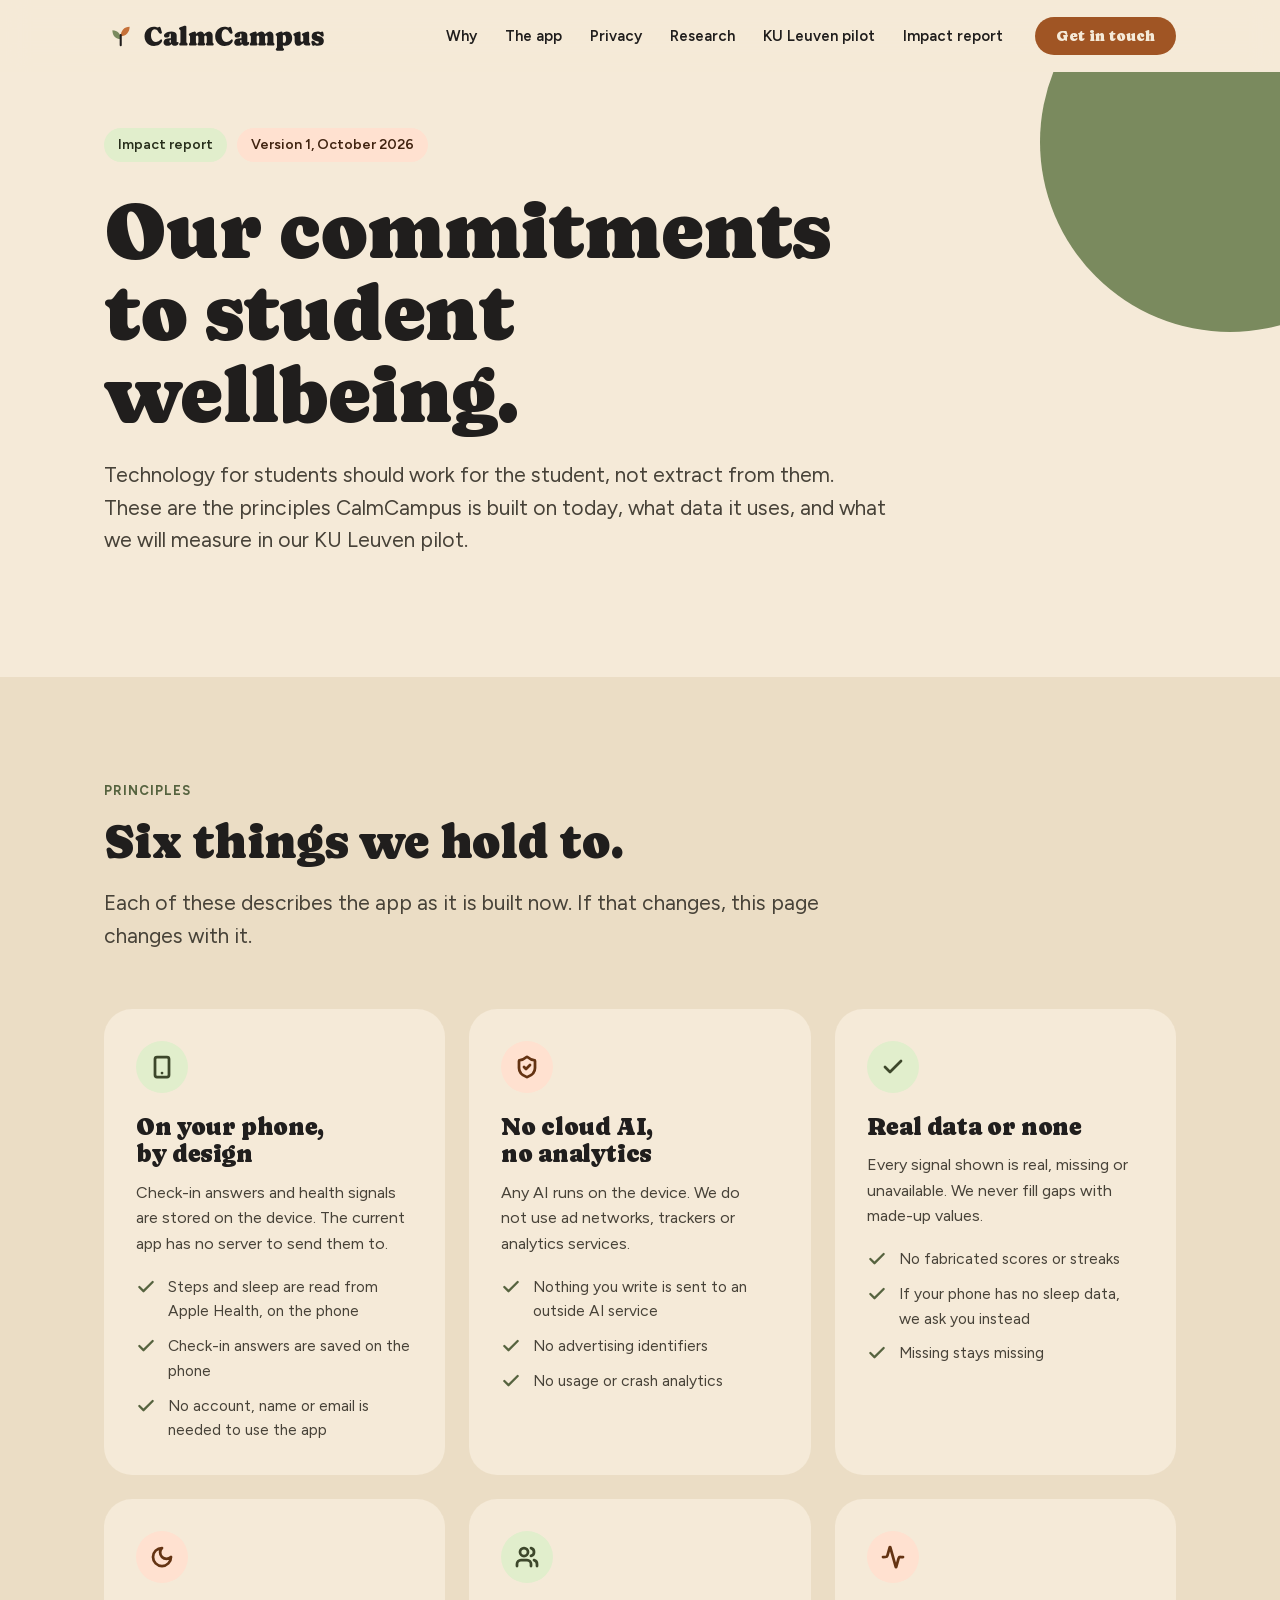
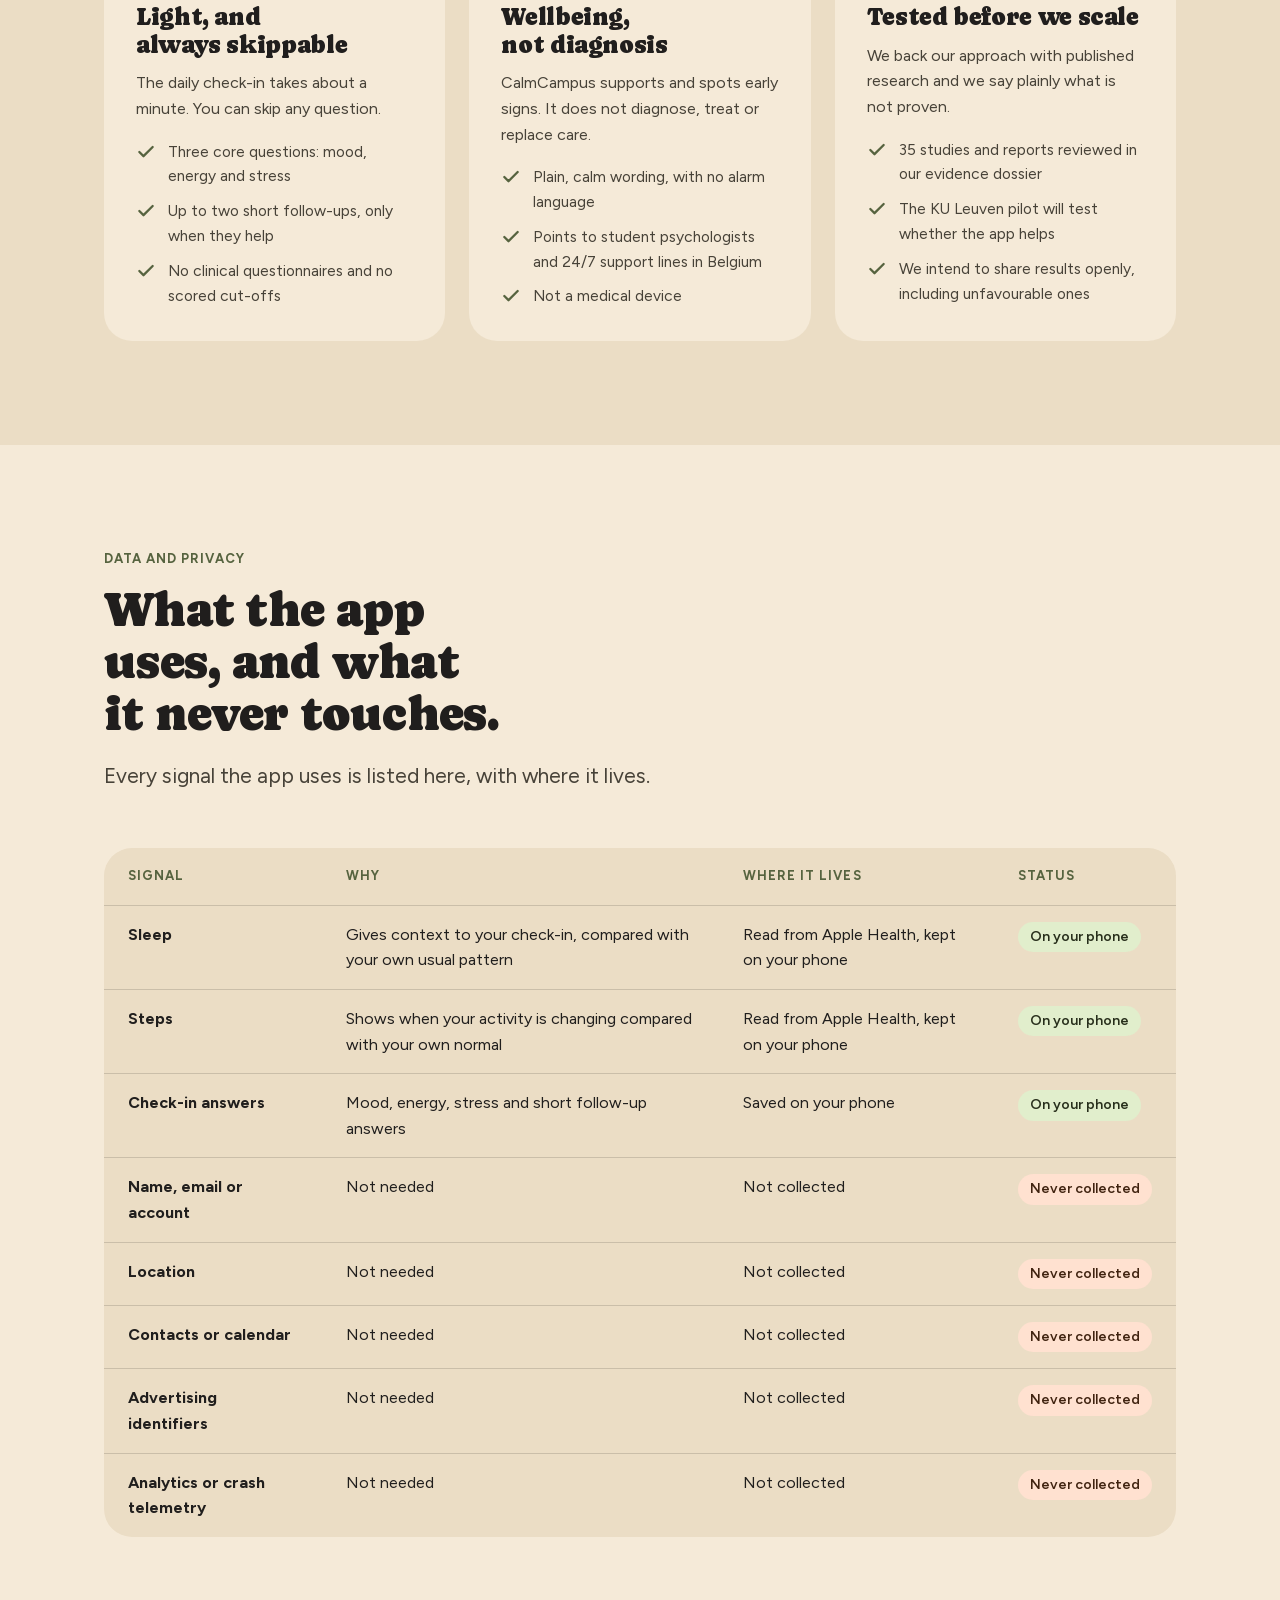
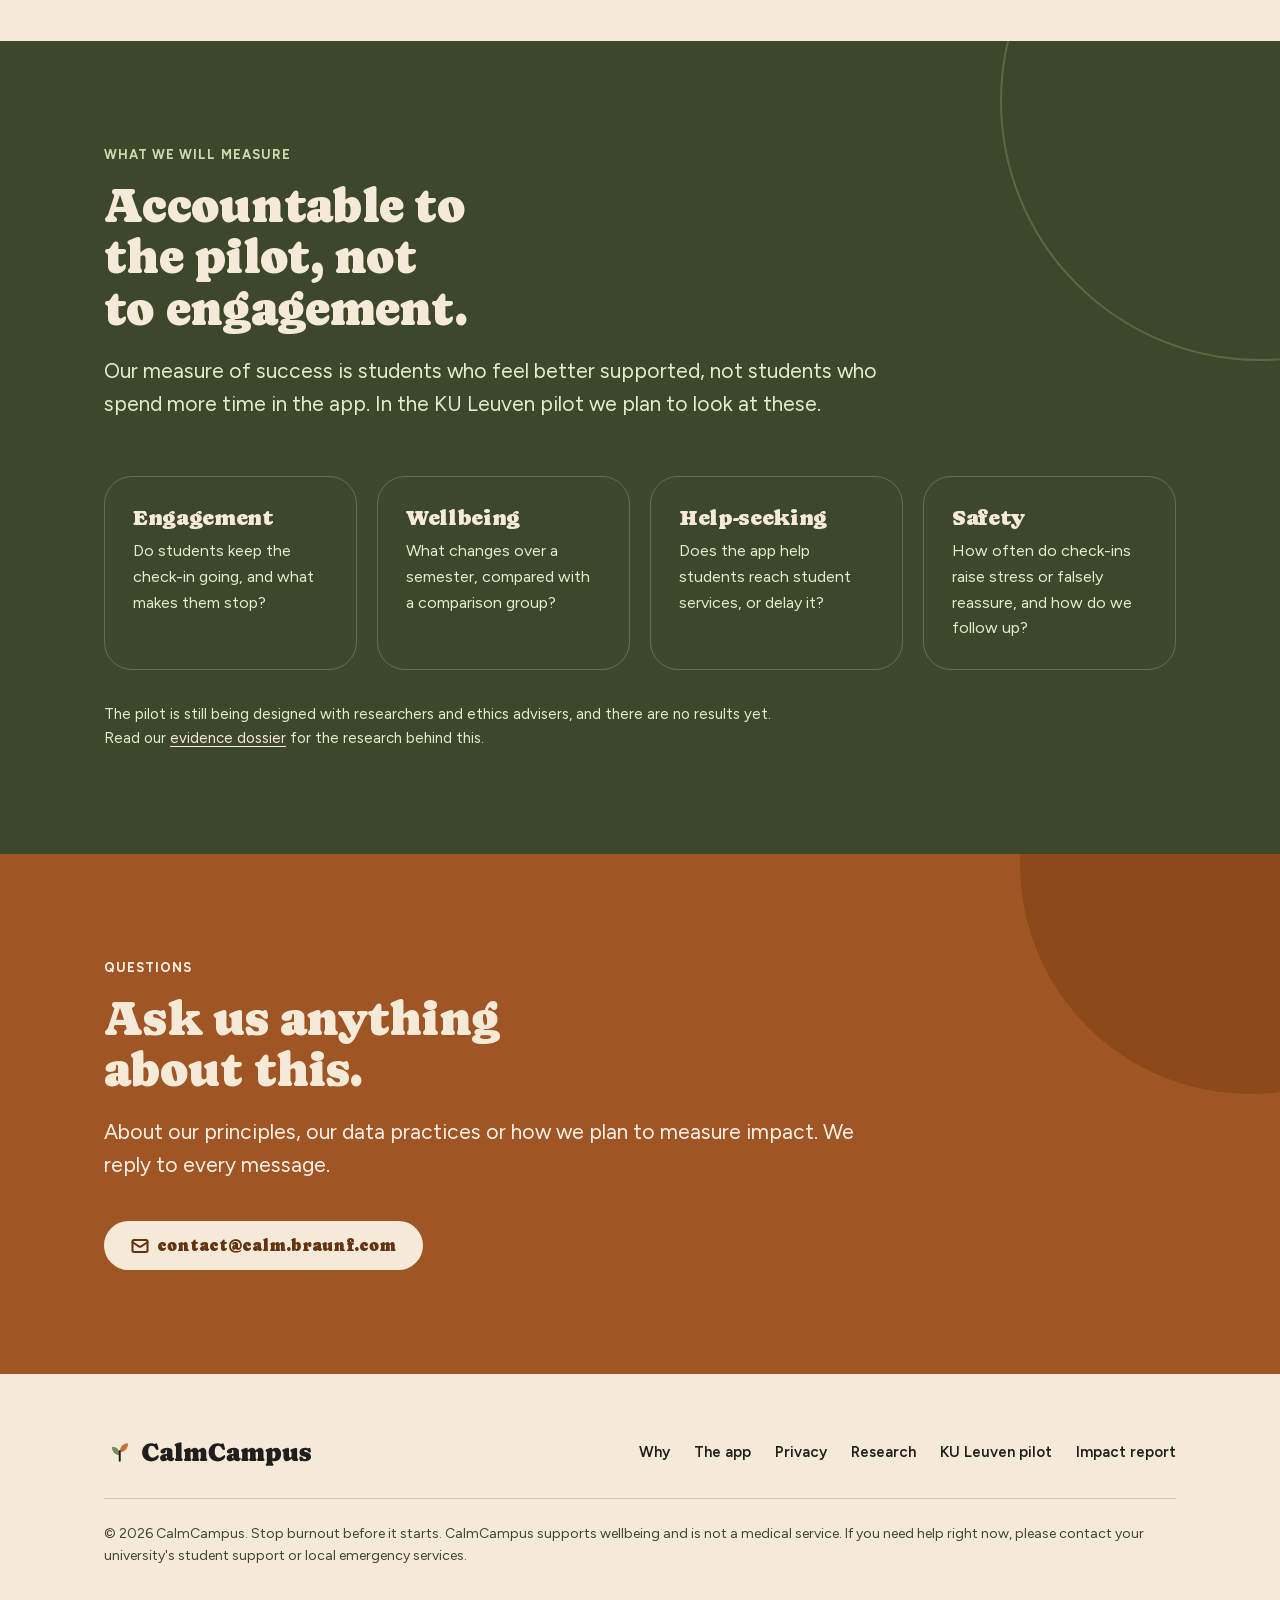
<file: docs/report.html>
<!DOCTYPE html>
<html lang="en">
<head>
  <meta charset="UTF-8">
  <meta name="viewport" content="width=device-width, initial-scale=1.0">
  <title>Impact report — CalmCampus</title>
  <meta name="description" content="The principles CalmCampus is built on: data stays on your phone, no cloud AI, wellbeing and not diagnosis, and research we can show you.">
  <meta name="theme-color" content="#f5ead8">
  <meta property="og:title" content="CalmCampus impact report">
  <meta property="og:description" content="The principles CalmCampus is built on, and what we will measure in our KU Leuven pilot.">
  <meta property="og:type" content="website">
  <meta property="og:image" content="https://cc.braunf.com/assets/og-image.png">
  <meta name="twitter:card" content="summary_large_image">
  <link rel="icon" type="image/png" sizes="32x32" href="assets/brand/first-sprout-favicon-32.png">
  <link rel="icon" type="image/png" sizes="512x512" href="assets/brand/first-sprout-favicon-512.png">
  <link rel="apple-touch-icon" href="assets/brand/first-sprout-app-icon-180.png">
  <link rel="preload" href="assets/fonts/caprasimo-latin.woff2" as="font" type="font/woff2" crossorigin>
  <link rel="stylesheet" href="tokens.css">
  <link rel="stylesheet" href="site.css">
</head>
<body>

  <!-- Lucide icons (stroke 2.75, per brand guide) -->
  <svg width="0" height="0" style="position:absolute" aria-hidden="true">
    <defs>
      <symbol id="i-moon" viewBox="0 0 24 24"><path d="M12 3a6 6 0 0 0 9 9 9 9 0 1 1-9-9Z"/></symbol>
      <symbol id="i-activity" viewBox="0 0 24 24"><path d="M22 12h-2.48a2 2 0 0 0-1.93 1.46l-2.35 8.36a.25.25 0 0 1-.48 0L9.24 2.18a.25.25 0 0 0-.48 0l-2.35 8.36A2 2 0 0 1 4.49 12H2"/></symbol>
      <symbol id="i-lock" viewBox="0 0 24 24"><rect width="18" height="11" x="3" y="11" rx="2" ry="2"/><path d="M7 11V7a5 5 0 0 1 10 0v4"/></symbol>
      <symbol id="i-phone" viewBox="0 0 24 24"><rect width="14" height="20" x="5" y="2" rx="2" ry="2"/><path d="M12 18h.01"/></symbol>
      <symbol id="i-shield" viewBox="0 0 24 24"><path d="M20 13c0 5-3.5 7.5-7.66 8.95a1 1 0 0 1-.67-.01C7.5 20.5 4 18 4 13V6a1 1 0 0 1 1-1c2 0 4.5-1.2 6.24-2.72a1.17 1.17 0 0 1 1.52 0C14.51 3.81 17 5 19 5a1 1 0 0 1 1 1z"/><path d="m9 12 2 2 4-4"/></symbol>
      <symbol id="i-users" viewBox="0 0 24 24"><path d="M16 21v-2a4 4 0 0 0-4-4H6a4 4 0 0 0-4 4v2"/><circle cx="9" cy="7" r="4"/><path d="M22 21v-2a4 4 0 0 0-3-3.87"/><path d="M16 3.13a4 4 0 0 1 0 7.75"/></symbol>
      <symbol id="i-cap" viewBox="0 0 24 24"><path d="M21.42 10.922a1 1 0 0 0-.019-1.838L12.83 5.18a2 2 0 0 0-1.66 0L2.6 9.08a1 1 0 0 0 0 1.832l8.57 3.908a2 2 0 0 0 1.66 0z"/><path d="M22 10v6"/><path d="M6 12.5V16a6 3 0 0 0 12 0v-3.5"/></symbol>
      <symbol id="i-wind" viewBox="0 0 24 24"><path d="M12.8 19.6A2 2 0 1 0 14 16H2"/><path d="M17.5 8a2.5 2.5 0 1 1 2 4H2"/><path d="M9.8 4.4A2 2 0 1 1 11 8H2"/></symbol>
      <symbol id="i-check" viewBox="0 0 24 24"><path d="M20 6 9 17l-5-5"/></symbol>
      <symbol id="i-arrow" viewBox="0 0 24 24"><path d="M5 12h14"/><path d="m12 5 7 7-7 7"/></symbol>
      <symbol id="i-mail" viewBox="0 0 24 24"><rect width="20" height="16" x="2" y="4" rx="2"/><path d="m22 7-8.97 5.7a1.94 1.94 0 0 1-2.06 0L2 7"/></symbol>
      <symbol id="i-clock" viewBox="0 0 24 24"><circle cx="12" cy="12" r="10"/><path d="M12 6v6l4 2"/></symbol>
    </defs>
  </svg>

  <header class="nav">
    <div class="wrap nav-inner">
      <a href="index.html" class="nav-logo" aria-label="CalmCampus home">
        <img src="assets/brand/first-sprout-horizontal-color.svg" alt="CalmCampus" width="222" height="34">
      </a>
      <button class="nav-toggle" type="button" aria-expanded="false" aria-controls="menu" aria-label="Open menu"><svg class="ico" viewBox="0 0 24 24" aria-hidden="true"><path class="l1" d="M4 7h16"/><path class="l2" d="M4 12h16"/><path class="l3" d="M4 17h16"/></svg></button>
      <ul class="nav-links" id="menu">
        <li><a href="index.html#why">Why</a></li>
        <li><a href="index.html#app">The app</a></li>
        <li><a href="index.html#privacy">Privacy</a></li>
        <li><a href="index.html#research">Research</a></li>
        <li><a href="index.html#pilot">KU Leuven pilot</a></li>
        <li><a href="report.html" aria-current="page">Impact report</a></li>
      </ul>
      <a href="index.html#contact" class="btn btn-primary btn-sm">Get in touch</a>
    </div>
  </header>

  <main>
  <section class="hero report-hero">
    <div class="circle circle-sage c1" aria-hidden="true"></div>
    <div class="wrap">
      <div class="hero-tags"><span class="tag tag-sage">Impact report</span><span class="tag tag-terra">Version 1, October 2026</span></div>
      <h1>Our commitments to student wellbeing.</h1>
      <p class="lead">Technology for students should work for the student, not extract from them. These are the principles CalmCampus is built on today, what data it uses, and what we will measure in our KU Leuven pilot.</p>
    </div>
  </section>

  <section class="section section-sand" id="principles">
    <div class="wrap">
      <div class="section-head">
        <div class="label">Principles</div>
        <h2>Six things we hold to.</h2>
        <p class="lead">Each of these describes the app as it is built now. If that changes, this page changes with it.</p>
      </div>
      <div class="cards">
        <div class="card">
          <div class="icon"><svg class="ico" aria-hidden="true"><use href="#i-phone"/></svg></div>
          <h3>On your phone, by design</h3>
          <p>Check-in answers and health signals are stored on the device. The current app has no server to send them to.</p>
          <ul class="bullets"><li><svg class="ico" aria-hidden="true"><use href="#i-check"/></svg><span>Steps and sleep are read from Apple Health, on the phone</span></li><li><svg class="ico" aria-hidden="true"><use href="#i-check"/></svg><span>Check-in answers are saved on the phone</span></li><li><svg class="ico" aria-hidden="true"><use href="#i-check"/></svg><span>No account, name or email is needed to use the app</span></li></ul>
        </div>
        <div class="card">
          <div class="icon terra"><svg class="ico" aria-hidden="true"><use href="#i-shield"/></svg></div>
          <h3>No cloud AI, no analytics</h3>
          <p>Any AI runs on the device. We do not use ad networks, trackers or analytics services.</p>
          <ul class="bullets"><li><svg class="ico" aria-hidden="true"><use href="#i-check"/></svg><span>Nothing you write is sent to an outside AI service</span></li><li><svg class="ico" aria-hidden="true"><use href="#i-check"/></svg><span>No advertising identifiers</span></li><li><svg class="ico" aria-hidden="true"><use href="#i-check"/></svg><span>No usage or crash analytics</span></li></ul>
        </div>
        <div class="card">
          <div class="icon"><svg class="ico" aria-hidden="true"><use href="#i-check"/></svg></div>
          <h3>Real data or none</h3>
          <p>Every signal shown is real, missing or unavailable. We never fill gaps with made-up values.</p>
          <ul class="bullets"><li><svg class="ico" aria-hidden="true"><use href="#i-check"/></svg><span>No fabricated scores or streaks</span></li><li><svg class="ico" aria-hidden="true"><use href="#i-check"/></svg><span>If your phone has no sleep data, we ask you instead</span></li><li><svg class="ico" aria-hidden="true"><use href="#i-check"/></svg><span>Missing stays missing</span></li></ul>
        </div>
        <div class="card">
          <div class="icon terra"><svg class="ico" aria-hidden="true"><use href="#i-moon"/></svg></div>
          <h3>Light, and always skippable</h3>
          <p>The daily check-in takes about a minute. You can skip any question.</p>
          <ul class="bullets"><li><svg class="ico" aria-hidden="true"><use href="#i-check"/></svg><span>Three core questions: mood, energy and stress</span></li><li><svg class="ico" aria-hidden="true"><use href="#i-check"/></svg><span>Up to two short follow-ups, only when they help</span></li><li><svg class="ico" aria-hidden="true"><use href="#i-check"/></svg><span>No clinical questionnaires and no scored cut-offs</span></li></ul>
        </div>
        <div class="card">
          <div class="icon"><svg class="ico" aria-hidden="true"><use href="#i-users"/></svg></div>
          <h3>Wellbeing, not diagnosis</h3>
          <p>CalmCampus supports and spots early signs. It does not diagnose, treat or replace care.</p>
          <ul class="bullets"><li><svg class="ico" aria-hidden="true"><use href="#i-check"/></svg><span>Plain, calm wording, with no alarm language</span></li><li><svg class="ico" aria-hidden="true"><use href="#i-check"/></svg><span>Points to student psychologists and 24/7 support lines in Belgium</span></li><li><svg class="ico" aria-hidden="true"><use href="#i-check"/></svg><span>Not a medical device</span></li></ul>
        </div>
        <div class="card">
          <div class="icon terra"><svg class="ico" aria-hidden="true"><use href="#i-activity"/></svg></div>
          <h3>Tested before we scale</h3>
          <p>We back our approach with published research and we say plainly what is not proven.</p>
          <ul class="bullets"><li><svg class="ico" aria-hidden="true"><use href="#i-check"/></svg><span>35 studies and reports reviewed in our evidence dossier</span></li><li><svg class="ico" aria-hidden="true"><use href="#i-check"/></svg><span>The KU Leuven pilot will test whether the app helps</span></li><li><svg class="ico" aria-hidden="true"><use href="#i-check"/></svg><span>We intend to share results openly, including unfavourable ones</span></li></ul>
        </div>
      </div>
    </div>
  </section>

  <section class="section" id="data">
    <div class="wrap">
      <div class="section-head">
        <div class="label">Data and privacy</div>
        <h2>What the app uses, and what it never touches.</h2>
        <p class="lead">Every signal the app uses is listed here, with where it lives.</p>
      </div>
      <div class="table-wrap">
        <table class="data-table">
          <thead><tr><th>Signal</th><th>Why</th><th>Where it lives</th><th>Status</th></tr></thead>
          <tbody>
<tr><td data-label="Signal">Sleep</td><td data-label="Why">Gives context to your check-in, compared with your own usual pattern</td><td data-label="Where it lives">Read from Apple Health, kept on your phone</td><td data-label="Status"><span class="status ok">On your phone</span></td></tr>
<tr><td data-label="Signal">Steps</td><td data-label="Why">Shows when your activity is changing compared with your own normal</td><td data-label="Where it lives">Read from Apple Health, kept on your phone</td><td data-label="Status"><span class="status ok">On your phone</span></td></tr>
<tr><td data-label="Signal">Check-in answers</td><td data-label="Why">Mood, energy, stress and short follow-up answers</td><td data-label="Where it lives">Saved on your phone</td><td data-label="Status"><span class="status ok">On your phone</span></td></tr>
<tr><td data-label="Signal">Name, email or account</td><td data-label="Why">Not needed</td><td data-label="Where it lives">Not collected</td><td data-label="Status"><span class="status no">Never collected</span></td></tr>
<tr><td data-label="Signal">Location</td><td data-label="Why">Not needed</td><td data-label="Where it lives">Not collected</td><td data-label="Status"><span class="status no">Never collected</span></td></tr>
<tr><td data-label="Signal">Contacts or calendar</td><td data-label="Why">Not needed</td><td data-label="Where it lives">Not collected</td><td data-label="Status"><span class="status no">Never collected</span></td></tr>
<tr><td data-label="Signal">Advertising identifiers</td><td data-label="Why">Not needed</td><td data-label="Where it lives">Not collected</td><td data-label="Status"><span class="status no">Never collected</span></td></tr>
<tr><td data-label="Signal">Analytics or crash telemetry</td><td data-label="Why">Not needed</td><td data-label="Where it lives">Not collected</td><td data-label="Status"><span class="status no">Never collected</span></td></tr>
          </tbody>
        </table>
      </div>
    </div>
  </section>

  <section class="section section-dark" id="measure">
    <div class="circle circle-ring c1" aria-hidden="true"></div>
    <div class="wrap">
      <div class="section-head">
        <div class="label">What we will measure</div>
        <h2>Accountable to the pilot, not to engagement.</h2>
        <p class="lead">Our measure of success is students who feel better supported, not students who spend more time in the app. In the KU Leuven pilot we plan to look at these.</p>
      </div>
      <div class="privacy-grid">
        <div class="privacy-item"><h3>Engagement</h3><p>Do students keep the check-in going, and what makes them stop?</p></div>
        <div class="privacy-item"><h3>Wellbeing</h3><p>What changes over a semester, compared with a comparison group?</p></div>
        <div class="privacy-item"><h3>Help-seeking</h3><p>Does the app help students reach student services, or delay it?</p></div>
        <div class="privacy-item"><h3>Safety</h3><p>How often do check-ins raise stress or falsely reassure, and how do we follow up?</p></div>
      </div>
      <p class="pilot-foot" style="color:var(--sage-200);margin-top:32px">The pilot is still being designed with researchers and ethics advisers, and there are no results yet. Read our <a href="https://drive.google.com/file/d/1UN6VqGYSGna2Hcbdo8EwCFRiy_1UcfHb/view?usp=sharing" target="_blank" rel="noopener" style="color:var(--cream)">evidence dossier</a> for the research behind this.</p>
    </div>
  </section>

  <section class="section contact" id="contact">
    <div class="circle c1" aria-hidden="true"></div>
    <div class="wrap">
      <div class="label">Questions</div>
      <h2>Ask us anything about this.</h2>
      <p class="lead">About our principles, our data practices or how we plan to measure impact. We reply to every message.</p>
      <a href="mailto:contact@calm.braunf.com" class="btn btn-cream"><svg class="ico" aria-hidden="true"><use href="#i-mail"/></svg> contact@calm.braunf.com</a>
    </div>
  </section>
  </main>

  <footer class="footer">
    <div class="wrap footer-inner">
      <img src="assets/brand/first-sprout-horizontal-color.svg" alt="CalmCampus" width="222" height="34">
      <nav class="footer-links" aria-label="Footer">
        <a href="index.html#why">Why</a>
        <a href="index.html#app">The app</a>
        <a href="index.html#privacy">Privacy</a>
        <a href="index.html#research">Research</a>
        <a href="index.html#pilot">KU Leuven pilot</a>
        <a href="report.html">Impact report</a>
      </nav>
      <p class="footer-copy">© 2026 CalmCampus. Stop burnout before it starts. CalmCampus supports wellbeing and is not a medical service. If you need help right now, please contact your university's student support or local emergency services.</p>
    </div>
  </footer>

<script>
  (function () {
    var btn = document.querySelector(".nav-toggle"), nav = document.querySelector(".nav");
    if (!btn) return;
    function set(open) {
      nav.classList.toggle("open", open);
      btn.setAttribute("aria-expanded", open);
      btn.setAttribute("aria-label", open ? "Close menu" : "Open menu");
    }
    btn.addEventListener("click", function () { set(!nav.classList.contains("open")); });
    document.querySelectorAll(".nav-links a").forEach(function (a) { a.addEventListener("click", function () { set(false); }); });
    document.addEventListener("keydown", function (e) { if (e.key === "Escape") set(false); });
  })();
  </script>
</body>
</html>
</file>
<file: docs/tokens.css>
/* CalmCampus design tokens: shared by the site (site.css) and the forms platform (forms/forms.css).
   Brand pack "Warm ground, two leaves". Dark values live in forms/forms.css. */

@font-face {
  font-family: "Caprasimo"; font-style: normal; font-weight: 400; font-display: swap;
  src: url("assets/fonts/caprasimo-latin.woff2") format("woff2");
}
@font-face {
  font-family: "Figtree"; font-style: normal; font-weight: 400 700; font-display: swap;
  src: url("assets/fonts/figtree-latin.woff2") format("woff2");
}

:root {
  --cream: #f5ead8;
  --sand: #ebddc5;
  --ink: #201e1d;
  --terracotta: #c67139;
  --sage: #7a8a5e;

  --cream-100: #f9f4ed;
  --terracotta-aa: #a05524; /* terracotta darkened to pass WCAG AA with cream text (4.6:1) */
  --terracotta-100: #fff2eb;
  --terracotta-200: #ffe1d0;
  --terracotta-600: #b2622d;
  --terracotta-700: #8c491a;
  --terracotta-800: #643312;
  --sage-100: #f0fae1;
  --sage-200: #e1eecc;
  --sage-300: #ccdbb2;
  --sage-700: #56633f;
  --sage-800: #3d472b;
  --sage-900: #272e1b;
  --neutral-300: #dcd3c4;
  --neutral-800: #474238;

  --divider: color-mix(in srgb, var(--ink) 16%, transparent);
  --shadow-lg: 0 12px 32px color-mix(in srgb, #2e2b25 22%, transparent);

  --font-heading: "Caprasimo", Georgia, "Times New Roman", serif;
  --font-body: "Figtree", system-ui, -apple-system, "Segoe UI", Arial, sans-serif;
}
</file>
<file: docs/site.css>
/* CalmCampus site — built from the brand pack ("Warm ground, two leaves").
   Cream is the page, ink is the text, terracotta acts, sage soothes.
   Headings: Caprasimo (never paragraphs, never caps). Everything else: Figtree. */

*, *::before, *::after { box-sizing: border-box; margin: 0; padding: 0; }
html { scroll-behavior: smooth; scroll-padding-top: 88px; }
body {
  background: var(--cream); color: var(--ink);
  font-family: var(--font-body); font-size: 17px; line-height: 1.6;
  -webkit-font-smoothing: antialiased; overflow-x: hidden;
}
img, svg { display: block; max-width: 100%; }
a { color: var(--terracotta-700); text-underline-offset: 3px; }
a:hover { color: var(--terracotta-800); }
:focus-visible { outline: 2px solid var(--terracotta); outline-offset: 3px; border-radius: 8px; }
::selection { background: color-mix(in srgb, var(--terracotta) 30%, transparent); }

h1, h2, h3, h4 {
  font-family: var(--font-heading); font-weight: 400;
  line-height: 1.08; letter-spacing: -0.015em; text-wrap: balance;
}
h1 { font-size: clamp(44px, 6.4vw, 80px); line-height: 1.02; }
h2 { font-size: clamp(32px, 4.2vw, 48px); }
h3 { font-size: 24px; line-height: 1.15; }
p { text-wrap: pretty; }

.wrap { max-width: 1120px; margin: 0 auto; padding: 0 24px; }
.label {
  font-size: 13px; font-weight: 700; letter-spacing: 0.08em; text-transform: uppercase;
  color: var(--sage-700); margin-bottom: 14px;
}
.lead { font-size: clamp(18px, 2vw, 21px); line-height: 1.55; color: var(--neutral-800); max-width: 56ch; }
.sr { position: absolute; width: 1px; height: 1px; overflow: hidden; clip: rect(0 0 0 0); white-space: nowrap; }

/* ── Buttons & tags (fully rounded) ───────────────────────────────────────── */
.btn {
  display: inline-flex; align-items: center; gap: 8px; cursor: pointer; text-decoration: none;
  font-family: var(--font-heading); font-size: 17px; line-height: 1.2;
  padding: 13px 26px; border-radius: 999px; border: 1px solid transparent;
  transition: background .15s, color .15s, border-color .15s;
}
.btn svg { width: 18px; height: 18px; }
.btn-primary { background: var(--terracotta-aa); color: var(--cream); }
.btn-primary:hover { background: var(--terracotta-700); color: var(--cream); }
.btn-secondary { border-color: var(--divider); color: var(--ink); }
.btn-secondary:hover { background: color-mix(in srgb, var(--ink) 7%, transparent); color: var(--ink); }
.btn-sm { font-size: 15px; padding: 9px 20px; white-space: nowrap; }

.tag {
  display: inline-flex; align-items: center; gap: 8px;
  font-size: 14px; font-weight: 600; padding: 6px 14px; border-radius: 999px;
}
.tag-sage { background: var(--sage-200); color: var(--sage-900); }
.tag-terra { background: var(--terracotta-200); color: #402310; }

/* ── Nav ──────────────────────────────────────────────────────────────────── */
.nav {
  position: sticky; top: 0; z-index: 50;
  background: color-mix(in srgb, var(--cream) 90%, transparent);
  backdrop-filter: blur(14px); -webkit-backdrop-filter: blur(14px);
}
.nav-inner { display: flex; align-items: center; gap: 32px; height: 72px; }
.nav-logo img { height: 34px; width: auto; }
.nav-links { display: flex; gap: 28px; list-style: none; margin-left: auto; }
.nav-links a { color: var(--ink); text-decoration: none; font-size: 15px; font-weight: 600; }
.nav-links a:hover { color: var(--terracotta-700); }

/* ── Hero ─────────────────────────────────────────────────────────────────── */
.hero { position: relative; padding: 56px 0 104px; overflow: hidden; }
.hero-grid { position: relative; z-index: 1; display: grid; grid-template-columns: 1.15fr 0.85fr; gap: 56px; align-items: center; }
.hero-tags { display: flex; flex-wrap: wrap; gap: 10px; margin-bottom: 28px; }
.hero h1 { margin-bottom: 24px; max-width: 13ch; }
.hero .lead { margin-bottom: 32px; }
.hero-ctas { display: flex; flex-wrap: wrap; gap: 12px; }
.hero-note { margin-top: 28px; font-size: 15px; color: var(--neutral-800); display: flex; align-items: center; gap: 10px; }
.hero-note svg { width: 20px; height: 20px; color: var(--sage-700); flex: none; }

/* Decorative circles: bleed off the edge, stay clear of text */
.circle { position: absolute; border-radius: 50%; pointer-events: none; }
.circle-sage { background: var(--sage); }
.circle-terra { background: var(--terracotta); }
.circle-ring { border: 2px solid var(--sage); opacity: .55; }
.hero .c1 { width: 420px; height: 420px; right: -150px; top: -110px; }
.hero .c2 { width: 150px; height: 150px; right: 22%; bottom: -60px; }
.hero .c3 { width: 560px; height: 560px; right: -260px; bottom: -300px; }

/* ── Phone mock (real check-in wording) ───────────────────────────────────── */
.phone {
  width: min(290px, 100%); margin: 0 auto; padding: 12px; border-radius: 44px;
  background: var(--ink); box-shadow: var(--shadow-lg);
}
.phone-screen {
  background: var(--cream); border-radius: 33px; padding: 26px 22px 24px;
  min-height: 520px; display: flex; flex-direction: column;
}
.phone-top { display: flex; align-items: center; justify-content: space-between; margin-bottom: 30px; }
.phone-top img { height: 22px; width: auto; }
.phone-step { font-size: 13px; font-weight: 600; color: var(--sage-700); }
.phone-progress { display: flex; gap: 6px; margin-bottom: 34px; }
.phone-progress i { flex: 1; height: 5px; border-radius: 99px; background: var(--neutral-300); }
.phone-progress i:first-child { background: var(--sage); }
.phone-q { font-family: var(--font-heading); font-size: 28px; line-height: 1.1; margin-bottom: 28px; }
.phone-scale { display: flex; gap: 8px; }
.phone-scale span {
  flex: 1; aspect-ratio: 1; border-radius: 50%; background: var(--sand);
  display: grid; place-items: center; font-weight: 700; font-size: 16px;
}
.phone-labels { display: flex; justify-content: space-between; margin-top: 12px; font-size: 12px; color: var(--neutral-800); }
.phone-skip { margin-top: auto; align-self: flex-start; font-size: 14px; font-weight: 600; padding: 8px 18px; border-radius: 999px; border: 1px solid var(--divider); }

/* ── Sections ─────────────────────────────────────────────────────────────── */
.section { padding: 104px 0; position: relative; }
.section-head { margin-bottom: 56px; }
.section-head h2 { max-width: 18ch; margin-bottom: 20px; }
.section-sand { background: var(--sand); }
.section-dark { background: var(--sage-800); color: var(--cream); overflow: hidden; }
.section-dark .label { color: var(--sage-300); }
.section-dark .lead { color: var(--sage-200); }

.cards { display: grid; grid-template-columns: repeat(auto-fit, minmax(260px, 1fr)); gap: 24px; }
.card { background: var(--sand); border-radius: 28px; padding: 32px; display: flex; flex-direction: column; gap: 12px; }
.section-sand .card { background: var(--cream); }
.card p { font-size: 16px; color: var(--neutral-800); }
.icon {
  width: 52px; height: 52px; border-radius: 50%; display: grid; place-items: center;
  background: var(--sage-200); color: var(--sage-800); margin-bottom: 8px;
}
.icon.terra { background: var(--terracotta-200); color: var(--terracotta-800); }
.icon svg { width: 24px; height: 24px; }
.ico { fill: none; stroke: currentColor; stroke-width: 2.75; stroke-linecap: round; stroke-linejoin: round; }

/* Product */
.product-grid { display: grid; grid-template-columns: 0.8fr 1.2fr; gap: 64px; align-items: center; }
.product-stage { background: var(--sage-200); border-radius: 36px; padding: 56px 24px; position: relative; overflow: hidden; }
.product-stage .circle { z-index: 0; }
.product-stage .phone { position: relative; z-index: 1; }
.product-stage .c1 { width: 220px; height: 220px; left: -80px; top: -70px; }
.product-stage .c2 { width: 120px; height: 120px; right: -40px; bottom: 40px; }
.steps { list-style: none; display: flex; flex-direction: column; gap: 32px; counter-reset: s; }
.steps li { display: grid; grid-template-columns: 52px 1fr; gap: 20px; }
.steps li::before {
  counter-increment: s; content: counter(s);
  width: 52px; height: 52px; border-radius: 50%; display: grid; place-items: center;
  background: var(--terracotta-aa); color: var(--cream); font-family: var(--font-heading); font-size: 22px;
}
.steps h3 { margin-bottom: 6px; }
.steps p { color: var(--neutral-800); }
.badge-soon { display: inline-block; margin-left: 8px; vertical-align: middle; }

/* Privacy */
.privacy-grid { display: grid; grid-template-columns: repeat(auto-fit, minmax(240px, 1fr)); gap: 20px; margin-top: 8px; }
.privacy-item { border: 1px solid color-mix(in srgb, var(--cream) 22%, transparent); border-radius: 28px; padding: 28px; }
.privacy-item .ico { width: 28px; height: 28px; color: var(--sage-300); margin-bottom: 14px; }
.privacy-item h3 { font-size: 22px; margin-bottom: 8px; }
.privacy-item p { font-size: 16px; color: var(--sage-200); }
.section-dark .circle-ring { border-color: var(--sage); opacity: .5; }
.section-dark .c1 { width: 520px; height: 520px; right: -240px; top: -200px; }

/* Pilot */
.pilot-grid { display: grid; grid-template-columns: 1fr 1fr; gap: 24px; }
.panel { background: var(--sand); border-radius: 28px; padding: 40px; }
.panel h3 { margin-bottom: 16px; font-size: 28px; }
.panel ul { list-style: none; display: flex; flex-direction: column; gap: 14px; }
.panel li { display: grid; grid-template-columns: 24px 1fr; gap: 12px; font-size: 16.5px; }
.panel li svg { width: 22px; height: 22px; color: var(--sage-700); margin-top: 2px; }
.panel-sage { background: var(--sage-200); }
.pilot-foot { margin-top: 24px; font-size: 15px; color: var(--neutral-800); max-width: 70ch; }

/* Roadmap */
.road { display: grid; grid-template-columns: repeat(4, 1fr); gap: 0; position: relative; }
.road::before { content: ""; position: absolute; left: 0; right: 0; top: 17px; height: 3px; background: var(--divider); border-radius: 3px; }
.stop { position: relative; padding: 0 24px 0 0; }
.stop-dot { width: 36px; height: 36px; border-radius: 50%; background: var(--cream); border: 3px solid var(--divider); margin-bottom: 24px; position: relative; }
.stop.now .stop-dot { background: var(--terracotta); border-color: var(--terracotta); }
.stop.done .stop-dot { background: var(--sage); border-color: var(--sage); }
.stop-when { font-size: 13px; font-weight: 700; letter-spacing: .08em; text-transform: uppercase; color: var(--sage-700); margin-bottom: 8px; }
.stop.now .stop-when { color: var(--terracotta-700); }
.stop h3 { font-size: 24px; margin-bottom: 10px; }
.stop p { font-size: 16px; color: var(--neutral-800); }
.markets { display: flex; flex-wrap: wrap; gap: 8px; margin-top: 14px; }
.markets .tag { font-size: 13px; padding: 4px 12px; background: var(--sand); color: var(--ink); }

/* Contact */
.contact { background: var(--terracotta-aa); color: var(--cream); overflow: hidden; }
.contact h2 { color: var(--cream); max-width: 16ch; margin-bottom: 20px; }
.contact .lead { color: var(--terracotta-100); margin-bottom: 40px; }
.contact .label { color: var(--terracotta-100); }
.contact-cards { display: grid; grid-template-columns: repeat(auto-fit, minmax(240px, 1fr)); gap: 20px; margin-bottom: 44px; position: relative; z-index: 1; }
.contact-card { background: var(--cream); color: var(--ink); border-radius: 28px; padding: 28px; }
.contact-card h3 { font-size: 22px; margin-bottom: 8px; }
.contact-card p { font-size: 16px; color: var(--neutral-800); }
.contact .wrap { position: relative; z-index: 1; }
.contact .c1 { width: 460px; height: 460px; right: -200px; top: -220px; background: var(--terracotta-700); }
.btn-cream { background: var(--cream); color: var(--terracotta-800); }
.btn-cream:hover { background: var(--cream-100); color: var(--terracotta-800); }

/* Footer */
.footer { padding: 56px 0 48px; }
.footer-inner { display: flex; flex-wrap: wrap; gap: 24px 48px; align-items: center; justify-content: space-between; }
.footer img { height: 32px; width: auto; }
.footer-links { display: flex; flex-wrap: wrap; gap: 8px 24px; }
.footer-links a { color: var(--ink); font-size: 15px; font-weight: 600; text-decoration: none; }
.footer-links a:hover { color: var(--terracotta-700); }
.footer-copy { width: 100%; font-size: 14px; color: var(--neutral-800); border-top: 1px solid var(--divider); padding-top: 24px; }

/* ── Responsive ───────────────────────────────────────────────────────────── */
@media (max-width: 920px) {
  .hero-grid, .product-grid, .pilot-grid { grid-template-columns: minmax(0, 1fr); }
  .hero { padding-bottom: 80px; }
  .hero-visual { order: 2; }
  .hero .c1 { width: 300px; height: 300px; right: -140px; top: -120px; }
  .road { grid-template-columns: 1fr; gap: 36px; padding-left: 8px; }
  .road::before { left: 25px; right: auto; top: 0; bottom: 0; width: 3px; height: auto; }
  .stop { display: grid; grid-template-columns: 36px 1fr; column-gap: 20px; padding: 0; }
  .stop-dot { margin: 0; grid-row: 1 / span 4; }
  .section { padding: 72px 0; }
}
@media (max-width: 640px) {
  body { font-size: 16px; }
  .wrap { padding: 0 20px; }
  .panel { padding: 28px; }
  .card { padding: 26px; }
}
@media (prefers-reduced-motion: reduce) { html { scroll-behavior: auto; } }

/* Research */
.sub { font-size: 26px; margin: 8px 0 20px; }
.evidence { display: grid; grid-template-columns: repeat(auto-fit, minmax(280px, 1fr)); gap: 24px; margin-bottom: 48px; }
.ev { background: var(--cream); border-radius: 28px; padding: 32px; display: flex; flex-direction: column; gap: 12px; }
.ev-stat { font-family: var(--font-heading); font-size: 44px; line-height: 1; color: var(--terracotta-700); letter-spacing: -0.015em; }
.ev p { font-size: 16px; color: var(--neutral-800); flex: 1; }
.ev-cite { font-size: 14px; font-weight: 600; color: var(--sage-700); }
.ev-cite:hover { color: var(--sage-900); }
.research-plan { background: var(--sage-200); padding: 40px; }
.research-plan ul { margin: 20px 0; }
.plan-note { font-size: 15px; color: var(--neutral-800); max-width: 70ch; margin-bottom: 4px; }
.research-plan .btn { margin-top: 20px; }
@media (max-width: 640px) { .research-plan { padding: 28px; } .ev { padding: 26px; } }
.ev-word { font-size: 32px; padding-top: 6px; }
.dossier-btn { margin-top: 28px; }
.dossier-meta { margin-top: 14px; font-size: 15px; color: var(--neutral-800); max-width: 60ch; }
.claims { margin-top: 8px; align-items: start; }
.claims .panel { background: var(--cream); }
.claims .research-plan { background: var(--sage-200); }
.ev-word { font-size: 30px; }

/* Report */
.report-hero { padding-bottom: 88px; }
.report-hero h1 { max-width: 16ch; }
.report-hero .c1 { width: 380px; height: 380px; right: -140px; top: -120px; }
.report-hero .wrap { position: relative; z-index: 1; }
.bullets { list-style: none; display: flex; flex-direction: column; gap: 10px; margin-top: 6px; }
.bullets li { display: grid; grid-template-columns: 22px 1fr; gap: 10px; font-size: 15.5px; color: var(--neutral-800); }
.bullets svg { width: 20px; height: 20px; color: var(--sage-700); margin-top: 2px; }
.table-wrap { overflow-x: auto; }
.data-table { width: 100%; border-collapse: collapse; font-size: 16px; background: var(--sand); border-radius: 28px; overflow: hidden; }
.data-table th { text-align: left; font-size: 13px; font-weight: 700; letter-spacing: .08em; text-transform: uppercase; color: var(--sage-700); padding: 18px 24px; }
.data-table td { padding: 16px 24px; border-top: 1px solid var(--divider); vertical-align: top; }
.data-table td:first-child { font-weight: 700; }
.status { display: inline-block; font-size: 14px; font-weight: 600; padding: 4px 12px; border-radius: 999px; white-space: nowrap; }
.status.ok { background: var(--sage-200); color: var(--sage-900); }
.status.no { background: var(--terracotta-200); color: #402310; }
@media (max-width: 720px) {
  .data-table, .data-table tbody, .data-table tr, .data-table td { display: block; }
  .data-table thead { display: none; }
  .data-table tr { padding: 16px 20px; border-top: 1px solid var(--divider); }
  .data-table tr:first-child { border-top: 0; }
  .data-table td { border: 0; padding: 3px 0; }
  .data-table td::before { content: attr(data-label) ": "; font-weight: 600; color: var(--sage-700); }
  .data-table td:first-child::before, .data-table td:last-child::before { content: ""; }
}

/* Responsive nav: menu button below 960px */
.nav-toggle { display: none; width: 44px; height: 44px; border-radius: 50%; border: 1px solid var(--divider); background: transparent; color: var(--ink); cursor: pointer; place-items: center; margin-left: auto; }
.nav-toggle svg { width: 22px; height: 22px; }
.nav-toggle:hover { background: color-mix(in srgb, var(--ink) 7%, transparent); }
.nav-toggle path { transition: transform .2s, opacity .2s; transform-origin: center; }
.nav.open .nav-toggle .l1 { transform: translateY(5px) rotate(45deg); }
.nav.open .nav-toggle .l2 { opacity: 0; }
.nav.open .nav-toggle .l3 { transform: translateY(-5px) rotate(-45deg); }
@media (max-width: 960px) {
  .nav-inner { gap: 12px; }
  .nav-toggle { display: grid; }
  .nav-inner > .btn { margin-left: 0; }
  .nav-links {
    display: none; position: absolute; left: 0; right: 0; top: 100%;
    flex-direction: column; gap: 0; margin: 0; padding: 8px 24px 20px;
    background: var(--cream); border-bottom: 1px solid var(--divider); box-shadow: var(--shadow-lg);
  }
  .nav.open .nav-links { display: flex; }
  .nav-links a { display: block; padding: 14px 0; font-size: 17px; border-bottom: 1px solid var(--divider); }
  .nav-links li:last-child a { border-bottom: 0; }
}
@media (max-width: 480px) {
  .nav-inner { height: 64px; padding: 0 16px; }
  .nav-logo img { height: 28px; width: auto; }
  .nav-links { padding: 8px 16px 20px; }
  .nav .btn-sm { padding: 10px 16px; font-size: 14px; }
  .wrap { padding: 0 18px; }
}
@media (max-width: 360px) { .nav .btn-sm { display: none; } .nav-toggle { margin-left: auto; } }

/* Comfortable touch targets */
.footer-links a { display: inline-block; padding: 10px 0; }
@media (pointer: coarse) {
  .btn-sm { padding: 12px 22px; min-height: 44px; }
  .ev-cite { display: inline-block; padding: 6px 0; }
}

.panel li > span, .bullets li > span, .steps li > div { min-width: 0; overflow-wrap: anywhere; }
</file>
